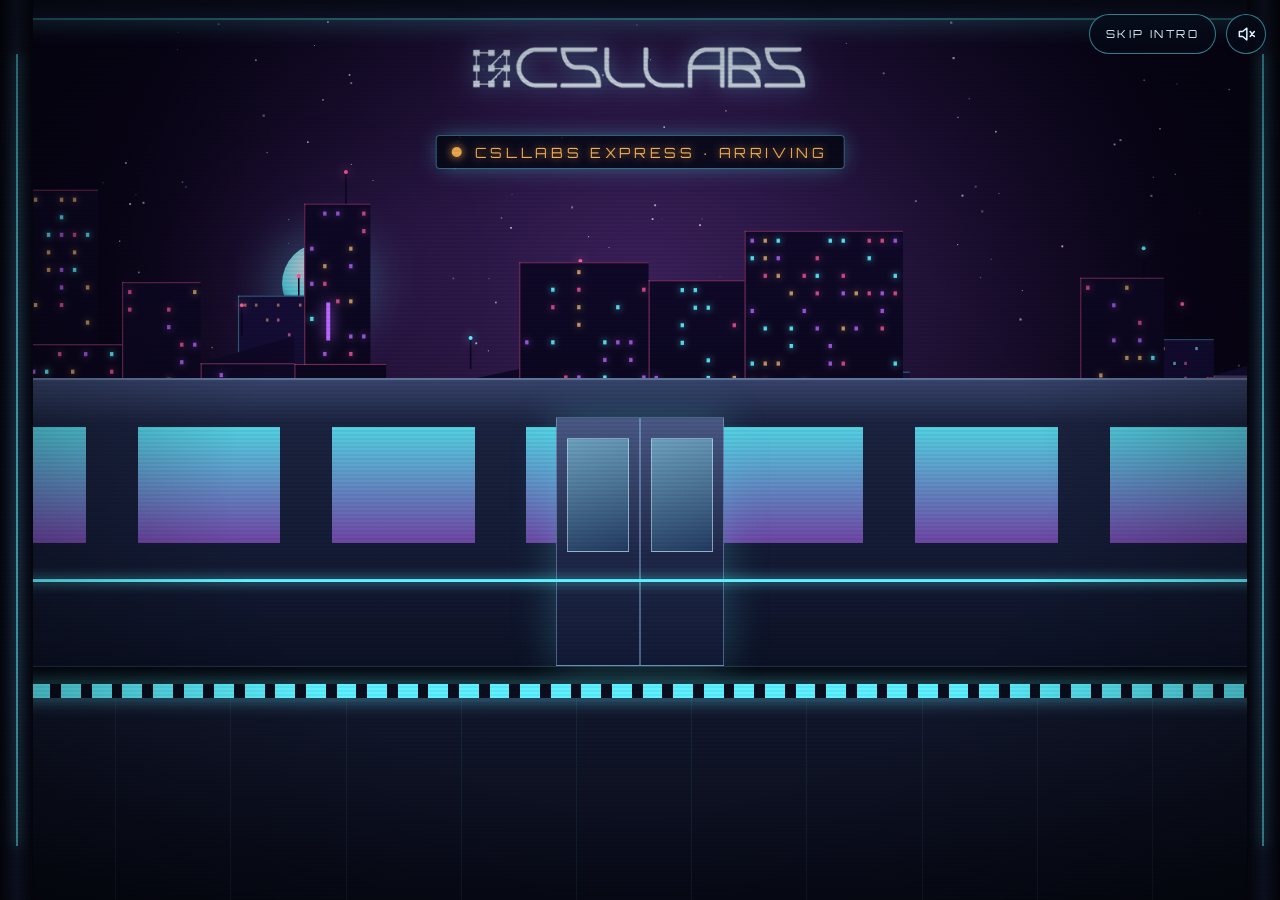
<file: index.html>
<!DOCTYPE html>
<html lang="en">
<head>
<meta charset="UTF-8">
<meta name="viewport" content="width=device-width, initial-scale=1.0, viewport-fit=cover">
<title>CSLLABS · Carlos Silva, Salesforce developer</title>
<meta name="description" content="CSLLABS — a Salesforce and AI engineering lab led by Carlos Silva: custom solutions, integrations and data.">
<meta name="theme-color" content="#05030a">
<meta name="color-scheme" content="dark">
<link rel="canonical" href="https://csllabs.com/">
<meta property="og:title" content="CSLLABS · Carlos Silva, Salesforce developer">
<meta property="og:description" content="A Salesforce and AI engineering lab: custom solutions, integrations and data.">
<meta property="og:type" content="website">
<meta property="og:url" content="https://csllabs.com/">
<meta property="og:image" content="https://csllabs.com/img/og-image.png">
<meta property="og:image:width" content="1200">
<meta property="og:image:height" content="630">
<meta property="og:image:alt" content="CSLLABS logo over a futuristic neon city with a train at the platform">
<meta name="twitter:card" content="summary_large_image">

<link rel="icon" type="image/png" sizes="64x64" href="img/favicon-64.png">
<link rel="apple-touch-icon" href="img/apple-touch-icon.png">

<link rel="preconnect" href="https://fonts.googleapis.com">
<link rel="preconnect" href="https://fonts.gstatic.com" crossorigin>
<link href="https://fonts.googleapis.com/css2?family=Orbitron:wght@500;700;900&family=Rajdhani:wght@500;600&display=swap" rel="stylesheet">

<!-- When you change style.css or app.js, raise the ?v= number so browsers load the new version -->
<link rel="stylesheet" href="css/style.css?v=9">
</head>
<body>
<h1 class="sr">CSLLABS</h1>
<div id="app">

  <!-- ===== shared background: sky, skyline layers, station platforms ===== -->
  <div id="world" aria-hidden="true">
    <div id="sky-glow"></div>
    <canvas id="stars"></canvas>
    <div id="moon"></div>
    <div class="layer" id="Lfar"><canvas></canvas></div>
    <div class="layer" id="Lmid"><canvas></canvas></div>
    <div class="layer" id="Lnear"><canvas></canvas></div>
    <div id="ground"></div>
    <div id="poles"></div>
    <div class="st" id="stA"><div class="st-canopy"></div><div class="st-back"></div><div class="st-pillars"></div>
      <div class="st-sign"><span class="st-no"></span><span class="st-name"></span></div><div class="st-floor"></div></div>
    <div class="st" id="stB"><div class="st-canopy"></div><div class="st-back"></div><div class="st-pillars"></div>
      <div class="st-sign"><span class="st-no"></span><span class="st-name"></span></div><div class="st-floor"></div></div>
    <div id="lines"></div>
  </div>

  <!-- ===== intro: platform, arriving train ===== -->
  <div id="platform">
    <div class="beam"></div><div class="pil l"></div><div class="pil r"></div>
    <img id="plLogo" data-logo alt="CSLLABS">
    <div id="plLed"><i></i><span id="plLedTxt">Approaching</span></div>
    <p id="tag">Salesforce, data and AI engineering. All aboard.</p>

    <div class="train" id="train" aria-hidden="true">
      <div class="cars">
        <div class="skirt"></div>
        <div class="doorway"></div>
        <div class="pd l"><i></i></div><div class="pd r"><i></i></div>
      </div>
      <svg class="nose" viewBox="0 0 380 200" preserveAspectRatio="none">
        <defs>
          <linearGradient id="gb" x1="0" y1="0" x2="0" y2="1">
            <stop offset="0" stop-color="#39466e"/><stop offset=".14" stop-color="#1b2340"/>
            <stop offset=".6" stop-color="#131a33"/><stop offset="1" stop-color="#0a0e20"/>
          </linearGradient>
          <linearGradient id="gg" x1="0" y1="0" x2="1" y2="1">
            <stop offset="0" stop-color="#5df1ff" stop-opacity=".9"/><stop offset="1" stop-color="#b967ff" stop-opacity=".5"/>
          </linearGradient>
          <linearGradient id="gbeam" x1="0" y1="0" x2="1" y2="0">
            <stop offset="0" stop-color="#e6fdff" stop-opacity=".55"/><stop offset="1" stop-color="#5df1ff" stop-opacity="0"/>
          </linearGradient>
        </defs>
        <path d="M0,0 H150 C270,0 340,55 380,150 L380,200 H0 Z" fill="url(#gb)"/>
        <path d="M0,0 H150 C270,0 340,55 380,150" fill="none" stroke="rgba(180,220,255,.35)" stroke-width="2"/>
        <path d="M150,30 C232,30 290,60 324,112 L150,112 Z" fill="url(#gg)" opacity=".85"/>
        <rect x="0" y="198" width="380" height="2" fill="#05060f"/>
        <path d="M0,124 H368" stroke="#5df1ff" stroke-width="3" style="filter:drop-shadow(0 0 5px #5df1ff)"/>
        <polygon points="372,150 900,36 900,264" fill="url(#gbeam)"/>
        <circle cx="372" cy="150" r="7" fill="#fff" style="filter:drop-shadow(0 0 8px #fff) drop-shadow(0 0 18px #5df1ff)"/>
      </svg>
    </div>

    <div class="floor"></div>
    <button id="boardBtn" type="button">Board the train</button>
  </div>
  <div id="flash"></div>

  <!-- ===== cabin: route map, doors, station content ===== -->
  <section id="cabin" aria-label="Train interior">
    <div id="doorarea">
      <div class="dr l"><div class="dm"></div><div class="gl"></div></div>
      <div class="dr r"><div class="dm"></div><div class="gl"></div></div>

      <div id="cardHost">
        <!-- STATION 01 · HOME — edit the texts of this station here -->
        <article class="card" id="c-home" data-i="0" aria-labelledby="h-home">
          <div class="eyebrow">Station 01 / 04 · Home</div>
          <h2 id="h-home" tabindex="-1">Welcome aboard.</h2>
          <p>CSLLABS is the Salesforce and AI engineering lab of <strong>Carlos Silva</strong>, a Salesforce developer certified as Platform Developer I and Data Cloud Specialist. Custom solutions, integrations and data, built with best practices.</p>
          <div class="feature">
            <small>Featured project</small>
            <p><b>Org Assessment</b>: Claude Code subagents check whether a Salesforce org meets the business requirements, with evidence for every result and read-only guardrails enforced by code.</p>
          </div>
          <div class="cta-row">
            <a class="btn primary" href="salesforce.html">See the projects</a>
            <button type="button" class="btn" data-go="contact">Open a channel</button>
          </div>
        </article>

        <!-- STATION 02 · ABOUT — edit the texts of this station here -->
        <article class="card" id="c-about-us" data-i="1" aria-labelledby="h-about">
          <div class="eyebrow">Station 02 / 04 · About</div>
          <h2 id="h-about" tabindex="-1">The mind behind the signal.</h2>
          <p>CSLLABS is a technology lab founded by Carlos Silva, a Salesforce developer whose career in technical consultancy began in 2008.</p>
          <p>After years on telecom billing and integration projects, Carlos moved into Salesforce in 2020 and became a developer in 2022. Today the lab focuses on custom solutions, integrations, data and AI.</p>
          <div class="sline"><span>Founder</span><b>Carlos Silva</b></div>
          <div class="sline"><span>Focus</span><b>Salesforce · Data · AI</b></div>
          <div class="sline"><span>Base</span><b>São Paulo, Brazil</b></div>
          <div class="sline"><span>Code</span><b><a href="https://github.com/csilva86" target="_blank" rel="noopener noreferrer">github.com/csilva86<span class="sr"> (opens in a new tab)</span></a></b></div>
          <div class="mv">
            <div><h3>Mission</h3><p>Understand what each customer really needs, then deliver robust, well-built solutions and solve problems fast when it matters.</p></div>
            <div><h3>Vision</h3><p>CRM that gets smarter every day, through data, automation and AI.</p></div>
          </div>
        </article>

        <!-- STATION 03 · DEVELOPMENTS — edit the texts of this station here -->
        <article class="card" id="c-developments" data-i="2" aria-labelledby="h-dev">
          <div class="eyebrow">Station 03 / 04 · Developments</div>
          <h2 id="h-dev" tabindex="-1">Inside the lab.</h2>
          <p>The lines running through the lab. Salesforce is the main line: step into its concourse to see the projects and their code.</p>
          <div class="tech-grid">
            <!-- TECHNOLOGIES (one <div class="tech"> per technology). To add one, copy a block and change: --t colour, icon, name, text and chips.
                 Icons: Salesforce, Solidity and AWS come from Devicon (MIT licence); the Claude Code icon is drawn in code.
                 Salesforce, Solidity, AWS and Claude are trademarks of their respective owners. -->
            <a class="tech tech-link" style="--t:#5df1ff" href="salesforce.html" aria-label="Salesforce: open the Salesforce projects concourse">
              <svg class="neon-ico" viewBox="0 0 128 128" role="img" aria-label="Salesforce"><path class="cl" d="M33.97 22.03c-13.23 0-23.95 10.71-23.95 23.92 0 3.38.7 6.6 1.97 9.51A20.814 20.814 0 001.7 73.47c0 11.48 9.21 20.79 20.58 20.79 1.45 0 2.87-.15 4.23-.44 3.12 8.47 11.25 14.51 20.8 14.51 9.17 0 17.03-5.57 20.41-13.51a19.235 19.235 0 008.5 1.96c7.28 0 13.63-4.01 16.96-9.95 1.7.34 3.45.52 5.24.52 14.68 0 26.58-12.01 26.58-26.82 0-14.8-11.9-26.81-26.58-26.81-3.83 0-7.46.82-10.75 2.29-3.78-6.74-10.88-11.28-19.02-11.28-6.13 0-11.66 2.57-15.64 6.71-4.37-5.72-11.28-9.42-19.04-9.41z"/><path class="lt" d="M73.5 52.16c.37 0 .7.02.97.07s.48.1.71.17c.05.02.19.09.13.26l-.55 1.5c-.04.11-.08.18-.31.11-.06-.02-.15-.04-.37-.09a2.61 2.61 0 00-.59-.06c-.29 0-.54.04-.77.11-.22.07-.42.19-.6.37s-.39.44-.5.76c-.26.75-.37 1.56-.38 1.61h2.29c.19 0 .25.09.23.23l-.27 1.49c-.04.22-.24.21-.24.21H70.9l-1.61 9.11c-.17.94-.38 1.75-.63 2.4-.25.66-.51 1.14-.93 1.6-.39.42-.82.74-1.32.92-.49.18-1.09.27-1.75.27-.32 0-.65-.01-1.05-.1a7.71 7.71 0 01-.65-.19c-.09-.04-.16-.15-.11-.29.05-.14.47-1.3.53-1.45.08-.18.26-.11.26-.11.13.05.22.09.39.12s.4.06.57.06c.31 0 .59-.04.84-.12.3-.1.47-.27.65-.5.19-.25.34-.58.5-1.02.16-.45.31-1.04.43-1.76l1.6-8.94h-1.58c-.19 0-.25-.09-.23-.23l.27-1.49c.04-.22.24-.21.24-.21h1.62l.09-.48c.25-1.43.73-2.52 1.44-3.24.72-.72 1.74-1.09 3.03-1.09zm-32.35.22h1.9c.12 0 .21.1.21.22v15.25c0 .12-.09.22-.21.22h-1.9c-.12 0-.2-.1-.2-.22V52.6c0-.12.08-.22.2-.22zm57.45 4.35c.59 0 1.12.04 1.58.11.49.07 1.14.24 1.41.35.05.02.19.09.13.25-.2.56-.34.93-.52 1.44-.08.22-.25.15-.25.15-.69-.22-1.36-.32-2.23-.32-1.04 0-1.83.35-2.34 1.03-.52.68-.81 1.58-.81 2.78 0 1.32.33 2.29.91 2.89.59.6 1.4.9 2.42.9.42 0 .81-.03 1.16-.08.35-.05.67-.16.98-.28 0 0 .2-.08.27.13l.53 1.42c.06.18-.09.25-.09.25-.8.31-1.91.53-2.99.53-1.83 0-3.24-.53-4.17-1.57-.94-1.03-1.41-2.45-1.41-4.2 0-.81.11-1.57.34-2.27.23-.7.58-1.31 1.03-1.83.45-.52 1.03-.93 1.7-1.23.67-.3 1.46-.45 2.35-.45zm-74.83.01h.25c1.36 0 2.67.39 3.62.97.08.05.17.15.12.28-.04.12-.46 1.25-.51 1.38-.09.24-.33.08-.33.08-.83-.46-2.12-.82-3.21-.82-.98 0-1.61.52-1.61 1.23v.04c0 .82 1.09 1.17 2.34 1.58l.22.07c1.67.52 3.44 1.25 3.44 3.25v.04c0 2.16-1.57 3.51-4.1 3.51-1.25 0-2.43-.19-3.69-.86-.23-.14-.47-.26-.7-.43-.02-.04-.13-.08-.05-.28l.48-1.37c.08-.23.26-.16.33-.11.14.08.24.16.42.26 1.47.93 2.83.94 3.26.94 1.1 0 1.78-.59 1.78-1.37v-.04c0-.85-1.05-1.18-2.27-1.55l-.27-.08c-1.67-.48-3.45-1.17-3.45-3.28v-.04c0-2 1.62-3.4 3.93-3.4zm10.43 0c1.43 0 2.53.33 3.28.99.76.65 1.14 1.72 1.14 3.15v6.54s.02.19-.16.23c0 0-.26.07-.5.13s-1.1.23-1.8.35c-.71.12-1.44.18-2.17.18a8.46 8.46 0 01-1.89-.19c-.57-.13-1.06-.34-1.46-.63-.4-.29-.71-.67-.93-1.12-.22-.45-.33-1-.33-1.63 0-.62.13-1.18.38-1.65.26-.47.61-.87 1.04-1.18.43-.31.93-.54 1.49-.69.56-.15 1.15-.23 1.76-.23.45 0 .83.01 1.12.03 0 0 .56.05 1.19.13v-.3c0-.95-.2-1.4-.59-1.7-.4-.31-1-.46-1.77-.46 0 0-1.73-.02-3.11.73-.07.04-.12.06-.12.06s-.17.06-.23-.12L30.03 58c-.08-.19.06-.28.06-.28.64-.5 2.2-.8 2.2-.8.51-.11 1.37-.18 1.91-.18zm26.6 0h.25c1.36 0 2.67.39 3.62.97.08.05.17.15.12.28-.04.12-.46 1.25-.51 1.38-.09.24-.33.08-.33.08-.83-.46-2.12-.82-3.21-.82-.98 0-1.61.52-1.61 1.23v.04c0 .82 1.09 1.17 2.34 1.58l.22.07c1.67.52 3.44 1.25 3.44 3.25v.04c0 2.16-1.57 3.51-4.1 3.51-1.25 0-2.43-.19-3.69-.86-.23-.14-.47-.26-.7-.43-.02-.04-.13-.08-.05-.28l.48-1.37c.07-.22.28-.14.33-.11.14.08.24.16.42.26 1.47.93 2.83.94 3.26.94 1.1 0 1.78-.59 1.78-1.37v-.04c0-.85-1.05-1.18-2.27-1.55l-.27-.08c-1.67-.48-3.45-1.17-3.45-3.28v-.04c0-2 1.62-3.4 3.93-3.4zm-10.24.02c.77 0 1.47.16 2.05.41.45.19.9.53 1.36 1.03.29.31.73.99.91 1.67.46 1.61.22 3 .22 3.1-.02.19-.21.19-.21.19l-7.15-.01c.04 1.09.3 1.86.83 2.38.51.51 1.33.84 2.44.84 1.69 0 2.42-.34 2.93-.53 0 0 .2-.07.27.12l.47 1.31c.09.22.02.3-.06.34-.45.24-1.54.7-3.6.71-1 0-1.87-.14-2.59-.42-.73-.28-1.33-.68-1.8-1.19a4.765 4.765 0 01-1.04-1.82 7.86 7.86 0 01-.32-2.28c0-.81.1-1.58.31-2.28.21-.7.54-1.33.97-1.85.44-.53.99-.95 1.65-1.26.66-.31 1.47-.46 2.36-.46zm28.57 0c.85 0 1.62.15 2.26.45.65.3 1.19.71 1.62 1.23.43.51.75 1.13.96 1.83.21.69.31 1.46.31 2.27s-.1 1.57-.31 2.27-.53 1.32-.96 1.83c-.43.51-.98.93-1.62 1.22-.64.29-1.4.44-2.26.44-.85 0-1.61-.15-2.26-.44a4.473 4.473 0 01-1.62-1.22c-.43-.51-.75-1.13-.96-1.83a7.895 7.895 0 01-.31-2.27c0-.81.1-1.57.31-2.27s.53-1.31.96-1.83c.43-.51.97-.93 1.62-1.23.64-.3 1.4-.45 2.26-.45zm28.65 0c.77 0 1.47.16 2.05.41.45.19.9.53 1.36 1.03.3.31.74.99.92 1.67.46 1.61.22 3 .21 3.1-.02.19-.21.19-.21.19l-7.15-.01c.04 1.09.3 1.86.83 2.38.51.51 1.33.84 2.44.84 1.69 0 2.42-.34 2.93-.53 0 0 .2-.07.27.12l.47 1.31c.09.22.02.3-.06.34-.45.24-1.54.7-3.6.71-1 0-1.87-.14-2.59-.42-.73-.28-1.33-.68-1.8-1.19-.47-.51-.82-1.12-1.04-1.82a7.86 7.86 0 01-.32-2.28c0-.81.1-1.58.31-2.28.21-.7.54-1.33.97-1.85.44-.53.99-.95 1.65-1.26.66-.31 1.47-.46 2.36-.46zm-16.885.107c.18-.01.38-.01.605.002.47.03 1.08.161 1.2.211.05.02.16.1.11.26-.07.19-.42 1.17-.53 1.49-.05.12-.12.21-.26.19 0 0-.42-.1-.79-.1-.26 0-.63.04-.96.14-.32.1-.62.28-.88.53s-.48.61-.63 1.05c-.16.45-.24 1.17-.24 1.88v5.33c0 .12-.1.22-.22.22h-1.88c-.12 0-.22-.1-.22-.22V57.19c0-.12.09-.22.21-.22h1.83c.12 0 .21.1.21.22v.87c.28-.37.77-.69 1.21-.89.33-.15.694-.272 1.235-.303zM50.39 58.631c-.94 0-1.601.369-2.041 1.039-.29.44-.48 1.01-.58 1.69h5.09c-.05-.66-.18-1.25-.47-1.69-.44-.67-1.06-1.04-2-1.04zm57.24 0c-.94 0-1.601.369-2.041 1.039-.29.44-.48 1.01-.58 1.69h5.09c-.05-.66-.17-1.25-.47-1.69-.44-.67-1.06-1.04-2-1.04zm-28.5.058c-.94 0-1.61.32-2.05.99-.45.68-.67 1.64-.67 2.86s.23 2.191.67 2.871c.44.67 1.11 1 2.05 1 .93 0 1.609-.33 2.049-1 .45-.68.68-1.65.68-2.87 0-1.23-.23-2.19-.67-2.86-.45-.67-1.12-.99-2.06-.99zm-44.72 4.1c-1.46-.02-2.081.522-2.071.522-.43.3-.64.748-.64 1.378 0 .4.07.71.21.93.09.14.13.2.41.42 0 0 .64.512 2.1.432 1.02-.07 1.93-.26 1.93-.26v-3.25s-.92-.162-1.94-.172z"/></svg>
              <div class="tech-body">
                <small>Technology 01 · In use</small>
                <h3>Salesforce</h3>
                <p>Custom development on the Salesforce platform: Apex, Lightning Web Components, Flows and integrations, across Sales Cloud, Service Cloud and Data Cloud.</p>
                <div class="chips"><span>Apex</span><span>LWC</span><span>Flows</span><span>Integrations</span><span>Data Cloud</span></div>
                <span class="go">See the projects <svg viewBox="0 0 24 24" aria-hidden="true"><path d="M5 12h13M13 6l6 6-6 6"/></svg></span>
              </div>
            </a>
            <div class="tech" style="--t:#ff9a66">
              <svg class="neon-ico" viewBox="0 0 128 128" role="img" aria-label="Claude Code"><rect class="cl" x="10" y="20" width="108" height="88" rx="13"/><polyline class="ln" points="36,50 60,64 36,78"/><line class="ln" x1="70" y1="82" x2="96" y2="82"/></svg>
              <div class="tech-body">
                <small>Technology 02 · In use</small>
                <h3>Claude Code</h3>
                <p>AI-assisted engineering in day-to-day work: planning, writing, reviewing and documenting code with Claude Code. This website was built this way, and so was Org Assessment, where Claude Code subagents assess Salesforce orgs under guardrails enforced by code.</p>
                <div class="chips"><span>AI-assisted</span><span>Subagents</span><span>Hooks</span><span>Automation</span></div>
              </div>
            </div>
            <div class="tech" style="--t:#b967ff">
              <svg class="neon-ico" viewBox="0 0 128 128" role="img" aria-label="Solidity"><path class="cl" d="M43.322 0L22.756 36.576l20.566 36.561 20.564-36.561h41.143L84.465 0H43.322zm41.342 54.863L64.1 91.424H22.955L43.519 128h41.145l20.58-36.576-20.58-36.561z"/></svg>
              <div class="tech-body">
                <small>Technology 03 · In use</small>
                <h3>Solidity</h3>
                <p>Smart contracts in Solidity, the language of Ethereum and compatible blockchains.</p>
                <div class="chips"><span>Smart contracts</span><span>Blockchain</span></div>
              </div>
            </div>
            <div class="tech" style="--t:#ffb454">
              <svg class="neon-ico" viewBox="0 0 128 128" role="img" aria-label="Amazon Web Services"><path class="lt" d="M108.59 26.148c-1.852 0-3.622.211-5.305.715-1.684.504-3.117 1.223-4.379 2.188a10.829 10.829 0 0 0-3.031 3.453c-.757 1.348-1.137 2.906-1.137 4.676 0 2.187.716 4.25 2.106 6.105 1.386 1.895 3.66 3.324 6.734 4.293l6.106 1.895c2.062.675 3.496 1.391 4.254 2.191.757.801 1.136 1.765 1.136 2.945 0 1.726-.758 3.074-2.191 4-1.43.925-3.492 1.391-6.145 1.391-1.687 0-3.328-.168-5.011-.504a23.102 23.102 0 0 1-4.633-1.476c-.421-.168-.801-.336-1.051-.418a2.357 2.357 0 0 0-.758-.13c-.634 0-.969.423-.969 1.305v2.149a2.919 2.919 0 0 0 .254 1.18c.168.38.629.8 1.305 1.18 1.094.628 2.734 1.179 4.84 1.683 2.105.504 4.297.758 6.484.758 2.15 0 4.129-.297 6.024-.883 1.808-.551 3.367-1.309 4.672-2.36 1.304-1.01 2.316-2.273 3.074-3.707.714-1.429 1.094-3.07 1.094-4.882 0-2.188-.633-4.168-1.938-5.895-1.304-1.727-3.491-3.074-6.523-4.043l-5.98-1.895c-2.23-.713-3.79-1.516-4.634-2.316-.84-.797-1.261-1.808-1.261-2.988 0-1.726.671-2.95 1.98-3.746 1.305-.801 3.199-1.18 5.598-1.18 2.988 0 5.683.547 8.086 1.64.714.337 1.261.508 1.597.508.633 0 .969-.463.969-1.347v-1.98c0-.59-.125-1.051-.379-1.391-.25-.378-.672-.715-1.262-1.051-.422-.254-1.011-.504-1.77-.758a32.528 32.528 0 0 0-2.398-.676c-.886-.168-1.769-.336-2.738-.46a21.347 21.347 0 0 0-2.82-.169zm-86.822.082c-2.316 0-4.508.254-6.57.801-2.063.505-3.831 1.137-5.303 1.895-.59.297-.97.59-1.18.883-.211.296-.293.8-.293 1.476v2.063c0 .882.293 1.304.883 1.304.168 0 .378-.043.674-.125.293-.086.796-.254 1.472-.547a33.416 33.416 0 0 1 4.547-1.433A19.176 19.176 0 0 1 20.547 32c3.242 0 5.513.633 6.863 1.938 1.304 1.303 1.98 3.534 1.98 6.734v3.074c-1.683-.379-3.283-.715-4.843-.926-1.558-.21-3.031-.336-4.461-.336-4.34 0-7.75 1.094-10.316 3.286-2.571 2.187-3.832 5.093-3.832 8.671 0 3.368 1.05 6.063 3.113 8.086 2.066 2.02 4.887 3.032 8.422 3.032 4.97 0 9.097-1.938 12.379-5.813a34.153 34.153 0 0 0 1.304 2.484 13.28 13.28 0 0 0 1.516 1.98c.422.38.844.59 1.266.59.334 0 .714-.128 1.093-.378l2.653-1.77c.546-.42.8-.843.8-1.261a1.86 1.86 0 0 0-.293-.97 22.469 22.469 0 0 1-1.347-3.03c-.297-.925-.465-2.19-.465-3.75h-.086V40c0-4.633-1.176-8.086-3.492-10.36-2.36-2.273-6.025-3.41-11.033-3.41zm19.58 1.012c-.676 0-1.012.379-1.012 1.051 0 .297.129.844.379 1.687l9.894 32.547c.254.8.547 1.387.887 1.641.336.297.84.422 1.598.422h3.62c.759 0 1.347-.125 1.684-.422.34-.293.591-.84.801-1.684l6.485-27.117 6.527 27.16c.168.84.46 1.387.8 1.684.337.292.883.422 1.684.422h3.621c.715 0 1.262-.167 1.598-.422.34-.253.633-.8.887-1.64L90.949 30.02c.168-.46.25-.797.293-1.051.043-.254.086-.466.086-.676 0-.715-.379-1.05-1.055-1.05H86.36c-.757 0-1.308.166-1.644.421-.293.25-.59.8-.84 1.64L76.59 57.517l-6.653-28.211c-.166-.8-.464-1.39-.8-1.64-.336-.298-.884-.423-1.684-.423h-3.367c-.758 0-1.348.167-1.688.422-.335.25-.588.8-.796 1.64l-6.57 27.876-7.075-27.875c-.25-.8-.504-1.39-.84-1.64-.297-.298-.844-.423-1.644-.423h-4.125zM21.64 47.496a31.816 31.816 0 0 1 3.96.25 34.401 34.401 0 0 1 3.872.719v1.765c0 1.435-.168 2.653-.422 3.665-.25 1.01-.758 1.895-1.43 2.695-1.137 1.262-2.484 2.187-4 2.695-1.516.504-2.949.758-4.336.758-1.937 0-3.41-.508-4.422-1.559-1.054-1.01-1.558-2.484-1.558-4.464 0-2.106.675-3.704 2.062-4.84 1.391-1.137 3.454-1.684 6.274-1.684zM118 73.348c-4.432.063-9.664 1.052-13.621 3.832-1.223.883-1.012 2.062.336 1.894 4.508-.547 14.44-1.726 16.21.547 1.77 2.23-1.976 11.62-3.663 15.79-.504 1.26.59 1.769 1.726.8 7.41-6.231 9.348-19.242 7.832-21.137-.757-.925-4.388-1.79-8.82-1.726zM1.63 75.859c-.926.116-1.347 1.236-.368 2.121 16.508 14.902 38.359 23.872 62.613 23.872 17.305 0 37.43-5.43 51.281-15.66 2.273-1.689.298-4.254-2.02-3.204-15.533 6.57-32.421 9.77-47.788 9.77-22.778 0-44.8-6.273-62.653-16.633-.39-.231-.755-.304-1.064-.266z"/></svg>
              <div class="tech-body">
                <small>Technology 04 · In use</small>
                <h3>AWS</h3>
                <p>Cloud infrastructure and services on Amazon Web Services.</p>
                <div class="chips"><span>Cloud</span><span>Infrastructure</span></div>
              </div>
            </div>
          </div>
        
          <h3 class="sec">Certifications</h3>
          <ul class="certs">
            <li><b>Platform Developer I</b><span>2026</span></li>
            <li><b>Data Cloud Specialist</b><span>2025</span></li>
            <li><b>AI Specialist</b><span>2024</span></li>
            <li><b>AI Associate</b><span>2024</span></li>
            <li><b>B2C Commerce Developer</b><span>2023</span></li>
          </ul>
          <h3 class="sec">Skills</h3>
          <ul class="skills" aria-label="Skills">
            <li>Apex</li><li>LWC</li><li>Aura</li><li>Visualforce</li><li>Flows</li><li>Integrations</li><li>Sales Cloud</li><li>Service Cloud</li><li>Data Cloud</li><li>Linux</li>
          </ul>
        </article>

        <!-- STATION · VIDEOS — off the line until the first video is ready.
             To bring it back: remove the comment marks around the block below,
             add the videos line back to STATIONS in js/app.js and renumber the "Station 0X / 0Y" labels.
        <article class="card" id="c-videos" aria-labelledby="h-vid">
          <div class="eyebrow">Station 04 / 05 · Videos</div>
          <h2 id="h-vid" tabindex="-1">Incoming transmission.</h2>
          <p>No signal yet. Our first broadcasts are being prepared.</p>
          <div class="tv"><canvas id="tvCanvas" width="192" height="108"></canvas><span>No signal</span></div>
        </article>
        -->

        <!-- STATION 04 · CONTACT — edit the texts of this station here -->
        <article class="card" id="c-contact" data-i="3" aria-labelledby="h-contact">
          <div class="eyebrow">Station 04 / 04 · Contact</div>
          <h2 id="h-contact" tabindex="-1">Open a channel.</h2>
          <p>Hiring for a Salesforce role, or have a project in mind? The line is open: write directly to Carlos.</p>
          <div class="mailrow"><a class="mail" id="mailLink" href="#"></a><button type="button" class="copy" id="copyBtn">Copy</button></div>
          <!-- Other channels: copy an <a class="btn"> to add LinkedIn, for example. -->
          <div class="cta-row">
            <a class="btn" href="https://github.com/csilva86" target="_blank" rel="noopener noreferrer">GitHub · csilva86<span class="sr"> (opens in a new tab)</span></a>
          </div>
        </article>
      </div>
    </div>

    <div id="jamb"></div>
    <div class="wall l"></div><div class="wall r"></div>
    <div class="wframe l"></div><div class="wframe r"></div>
    <div class="pole l"></div><div class="pole r"></div>
    <div class="bench l"></div><div class="bench r"></div>
    <div id="floor"><small>© <span id="yr">2026</span> CSLLABS</small></div>

    <header id="hud">
      <div><img class="hud-logo" data-logo alt="CSLLABS"></div>
      <nav id="map" class="attn" aria-label="Line map: choose a station">
        <div id="mapTrack"></div><div id="mapFill"></div><div id="mk"></div>
      </nav>
      <div id="led" aria-hidden="true"><div class="led-k" id="ledK">CSLLABS Express</div><div class="led-v" id="ledV">Select destination</div></div>
    </header>
  </section>

  <div id="fx"></div>
  <div id="ui">
    <button id="skipBtn" type="button">Skip intro</button>
    <button id="sndBtn" type="button" aria-pressed="false" aria-label="Sound off. Press to turn sound on.">
      <svg class="off" viewBox="0 0 24 24"><path d="M4 9v6h4l5 4V5L8 9z"/><path d="M17 9l5 6M22 9l-5 6"/></svg>
      <svg class="on" viewBox="0 0 24 24"><path d="M4 9v6h4l5 4V5L8 9z"/><path d="M16.5 8.5a5 5 0 0 1 0 7M19 6a8.5 8.5 0 0 1 0 12"/></svg>
    </button>
  </div>
  <div id="sr-live" class="sr" aria-live="polite"></div>
</div>
<noscript><div class="ns"><div><h2>CSLLABS</h2><p>The Salesforce and AI engineering lab of Carlos Silva, Salesforce developer (Platform Developer I, Data Cloud Specialist).</p><p><a href="salesforce.html">See the Salesforce projects</a> · <a href="mailto:carlos.silva@csllabs.com">carlos.silva@csllabs.com</a> · <a href="https://github.com/csilva86">GitHub</a></p><p>Enable JavaScript to board the train.</p></div></div></noscript>

<script src="js/app.js?v=9"></script>
</body>
</html>
</file>
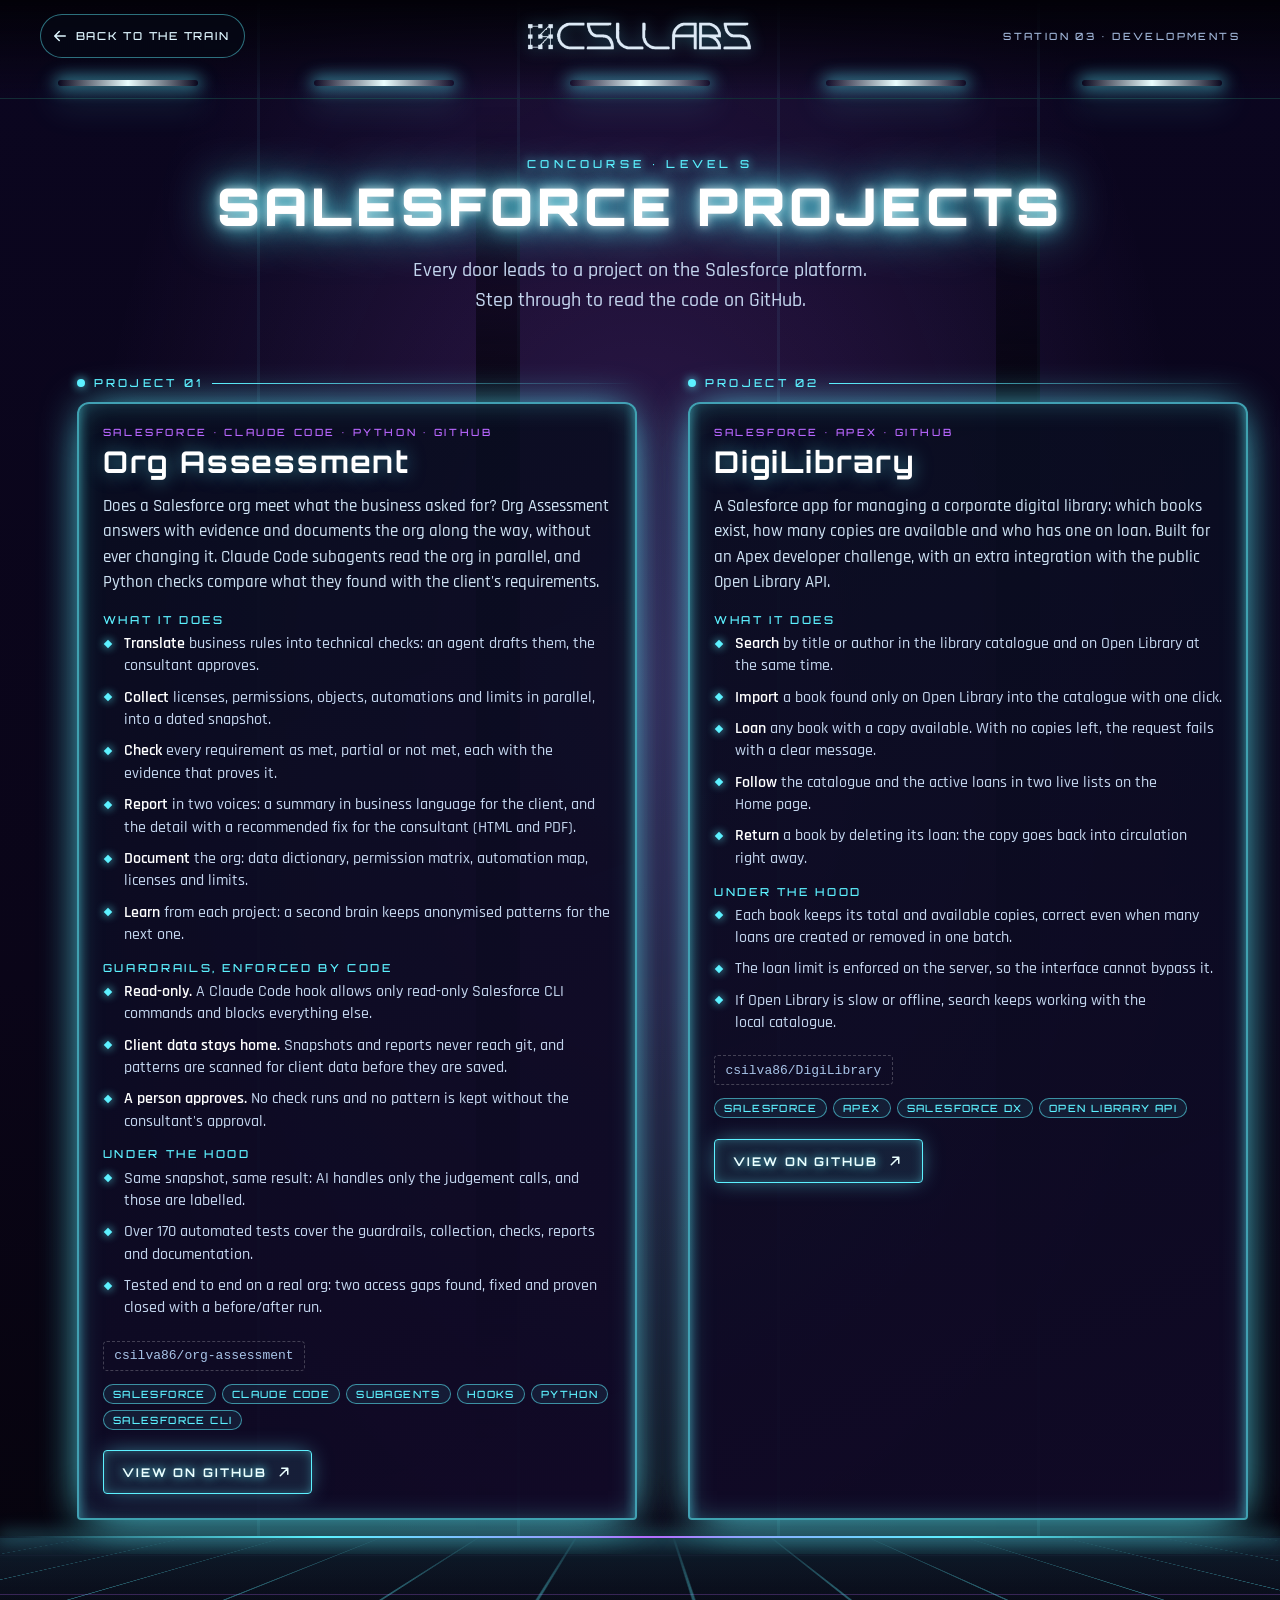
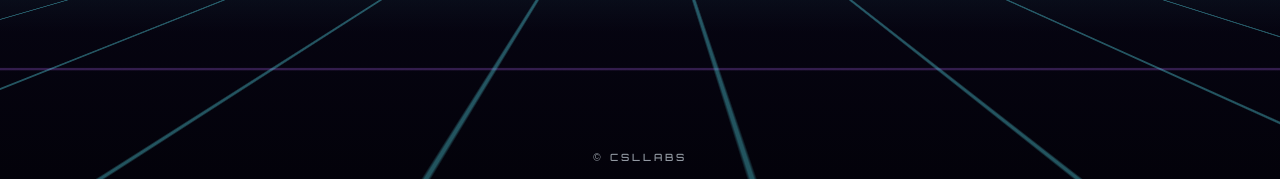
<file: salesforce.html>
<!DOCTYPE html>
<html lang="en">
<head>
<meta charset="UTF-8">
<meta name="viewport" content="width=device-width, initial-scale=1.0, viewport-fit=cover">
<title>Salesforce Projects — CSLLABS</title>
<meta name="description" content="Salesforce projects by CSLLABS. Org Assessment: Claude Code subagents check a Salesforce org against business requirements, with evidence and read-only guardrails. DigiLibrary: a digital library app built with Apex.">
<meta name="theme-color" content="#05030a">
<meta name="color-scheme" content="dark">
<link rel="canonical" href="https://csllabs.com/salesforce.html">
<meta property="og:title" content="Salesforce Projects — CSLLABS">
<meta property="og:description" content="Salesforce projects by CSLLABS, with links to the GitHub repositories.">
<meta property="og:type" content="website">
<meta property="og:url" content="https://csllabs.com/salesforce.html">
<meta property="og:image" content="https://csllabs.com/img/og-image.png">
<meta name="twitter:card" content="summary_large_image">
<link rel="icon" type="image/png" sizes="64x64" href="img/favicon-64.png">
<link rel="apple-touch-icon" href="img/apple-touch-icon.png">
<link rel="preconnect" href="https://fonts.googleapis.com">
<link rel="preconnect" href="https://fonts.gstatic.com" crossorigin>
<link href="https://fonts.googleapis.com/css2?family=Orbitron:wght@500;700;900&family=Rajdhani:wght@500;600&display=swap" rel="stylesheet">
<!-- When you change concourse.css, raise the ?v= number so browsers load the new version -->
<link rel="stylesheet" href="css/concourse.css?v=2">
</head>
<body>
<div class="scene">

  <header class="top">
    <a class="back" href="index.html#developments">
      <svg viewBox="0 0 24 24" aria-hidden="true"><path d="M19 12H6M11 6l-6 6 6 6"/></svg>
      <span>Back to the train</span>
    </a>
    <a class="logo" href="index.html" aria-label="CSLLABS home"><img src="img/logo.png" alt="CSLLABS" width="834" height="110"></a>
    <p class="where">Station 03 · Developments</p>
  </header>

  <!-- ceiling with light strips -->
  <div class="ceiling" aria-hidden="true"><i></i><i></i><i></i><i></i><i></i></div>

  <main id="main">
    <div class="sign">
      <p class="eyebrow">Concourse · Level S</p>
      <h1>Salesforce Projects</h1>
      <p class="lead">Every door leads to a project on the Salesforce platform. Step through to read the code on GitHub.</p>
    </div>

    <!-- The hall: one <article class="door"> per project. -->
    <section class="hall" aria-label="Salesforce projects" tabindex="0">

      <!-- ===== PROJECT 01 ===== (to add a project: copy this whole <article> block, change the texts and the link) -->
      <article class="door wide" aria-labelledby="p1">
        <div class="no">Project 01</div>
        <div class="frame">
          <div class="screen">
            <p class="kind">Salesforce · Claude Code · Python · GitHub</p>
            <h2 id="p1">Org Assessment</h2>
            <p class="desc">Does a Salesforce org meet what the business asked for? Org Assessment answers with evidence and documents the org along the way, without ever changing it. Claude Code subagents read the org in parallel, and Python checks compare what they found with the client's requirements.</p>

            <h3 class="sub">What it does</h3>
            <ul class="feats">
              <li><b>Translate</b> business rules into technical checks: an agent drafts them, the consultant approves.</li>
              <li><b>Collect</b> licenses, permissions, objects, automations and limits in parallel, into a dated snapshot.</li>
              <li><b>Check</b> every requirement as met, partial or not met, each with the evidence that proves it.</li>
              <li><b>Report</b> in two voices: a summary in business language for the client, and the detail with a recommended fix for the consultant (HTML and PDF).</li>
              <li><b>Document</b> the org: data dictionary, permission matrix, automation map, licenses and limits.</li>
              <li><b>Learn</b> from each project: a second brain keeps anonymised patterns for the next one.</li>
            </ul>

            <h3 class="sub">Guardrails, enforced by code</h3>
            <ul class="feats">
              <li><b>Read-only.</b> A Claude Code hook allows only read-only Salesforce CLI commands and blocks everything else.</li>
              <li><b>Client data stays home.</b> Snapshots and reports never reach git, and patterns are scanned for client data before they are saved.</li>
              <li><b>A person approves.</b> No check runs and no pattern is kept without the consultant's approval.</li>
            </ul>

            <h3 class="sub">Under the hood</h3>
            <ul class="feats">
              <li>Same snapshot, same result: AI handles only the judgement calls, and those are labelled.</li>
              <li>Over 170 automated tests cover the guardrails, collection, checks, reports and documentation.</li>
              <li>Tested end to end on a real org: two access gaps found, fixed and proven closed with a before/after run.</li>
            </ul>

            <p class="repo"><span class="sr">Repository: </span>csilva86/org-assessment</p>
            <ul class="chips" aria-label="Technologies">
              <li>Salesforce</li><li>Claude Code</li><li>Subagents</li><li>Hooks</li><li>Python</li><li>Salesforce CLI</li>
            </ul>
            <a class="cta" href="https://github.com/csilva86/org-assessment" target="_blank" rel="noopener noreferrer">
              <span>View on GitHub<span class="sr"> (opens in a new tab)</span></span>
              <svg viewBox="0 0 24 24" aria-hidden="true"><path d="M7 17 17 7M9 7h8v8"/></svg>
            </a>
          </div>
          <div class="leaf l" aria-hidden="true"></div><div class="leaf r" aria-hidden="true"></div>
        </div>
      </article>

      <!-- ===== PROJECT 02 ===== -->
      <article class="door wide" aria-labelledby="p2">
        <div class="no">Project 02</div>
        <div class="frame">
          <div class="screen">
            <p class="kind">Salesforce · Apex · GitHub</p>
            <h2 id="p2">DigiLibrary</h2>
            <p class="desc">A Salesforce app for managing a corporate digital library: which books exist, how many copies are available and who has one on loan. Built for an Apex developer challenge, with an extra integration with the public Open Library API.</p>

            <h3 class="sub">What it does</h3>
            <ul class="feats">
              <li><b>Search</b> by title or author in the library catalogue and on Open Library at the same time.</li>
              <li><b>Import</b> a book found only on Open Library into the catalogue with one click.</li>
              <li><b>Loan</b> any book with a copy available. With no copies left, the request fails with a clear message.</li>
              <li><b>Follow</b> the catalogue and the active loans in two live lists on the Home page.</li>
              <li><b>Return</b> a book by deleting its loan: the copy goes back into circulation right away.</li>
            </ul>

            <h3 class="sub">Under the hood</h3>
            <ul class="feats">
              <li>Each book keeps its total and available copies, correct even when many loans are created or removed in one batch.</li>
              <li>The loan limit is enforced on the server, so the interface cannot bypass it.</li>
              <li>If Open Library is slow or offline, search keeps working with the local catalogue.</li>
            </ul>

            <p class="repo"><span class="sr">Repository: </span>csilva86/DigiLibrary</p>
            <ul class="chips" aria-label="Technologies">
              <li>Salesforce</li><li>Apex</li><li>Salesforce DX</li><li>Open Library API</li>
            </ul>
            <a class="cta" href="https://github.com/csilva86/DigiLibrary/" target="_blank" rel="noopener noreferrer">
              <span>View on GitHub<span class="sr"> (opens in a new tab)</span></span>
              <svg viewBox="0 0 24 24" aria-hidden="true"><path d="M7 17 17 7M9 7h8v8"/></svg>
            </a>
          </div>
          <div class="leaf l" aria-hidden="true"></div><div class="leaf r" aria-hidden="true"></div>
        </div>
      </article>

      <!-- ===== sealed doors: projects still to come (delete them or turn them into real projects) ===== -->
      <div class="door sealed" aria-hidden="true">
        <div class="no">Project 03</div>
        <div class="frame"><div class="screen"><p class="kind">Next project</p><i class="redact" style="width:62%"></i><i class="redact" style="width:80%"></i><i class="redact" style="width:44%"></i></div>
          <div class="leaf l"></div><div class="leaf r"></div></div>
      </div>

    </section>
  </main>

  <!-- floor in perspective -->
  <div class="floor" aria-hidden="true"><div class="grid"></div></div>
  <footer class="foot"><small>© CSLLABS</small></footer>
</div>
</body>
</html>
</file>
<file: css/style.css>
/* =====================================================================
   CSLLABS — css/style.css
   ---------------------------------------------------------------------
   Contents (search for these titles):
     WORLD ................ sky, skyline, station platform in the windows
     PLATFORM (intro) ..... arriving train, logo, tagline, Board button
     CABIN ................ doors, walls, floor, route map (HUD)
     STATION CONTENT ...... the cards shown when the doors open
     OVERLAYS / UI ........ scanlines, sound and skip buttons
     PORTRAIT / PHONES .... adjustments for vertical screens
   Main colours and sizes are the variables at the top (:root).
   ===================================================================== */
@property --accent{syntax:'<color>';inherits:true;initial-value:#5df1ff}
:root{
  --cyan:#5df1ff;--purple:#b967ff;--pink:#ff5da2;--amber:#ffb454;--mint:#6dffb0;--bg:#05030a;
  --hdr:clamp(96px,17vh,160px);   /* cabin ceiling / route-map band */
  --wall:15vw;                    /* cabin side walls */
  --ground:28vh;                  /* ground line, measured from the bottom */
  --th:clamp(150px,36vh,380px);   /* train height on the platform */
}
*{box-sizing:border-box}
html,body{margin:0;height:100%;background:var(--bg);color:#eaf6ff;overflow:hidden;
  font-family:'Rajdhani','Segoe UI',system-ui,sans-serif;-webkit-tap-highlight-color:transparent}
.sr{position:absolute;width:1px;height:1px;margin:-1px;overflow:hidden;clip:rect(0 0 0 0);white-space:nowrap}
html{color-scheme:dark;-webkit-font-smoothing:antialiased;-moz-osx-font-smoothing:grayscale;-webkit-text-size-adjust:100%}
body{overscroll-behavior:none}
button,a{touch-action:manipulation}
button{font:inherit;color:inherit;cursor:pointer}
.card h2,#tag,.tech h3{text-wrap:balance}
.card p,.tech p{text-wrap:pretty}
button:focus-visible,a:focus-visible{outline:2px solid var(--accent);outline-offset:3px}
#app{position:fixed;inset:0;overflow:hidden;--accent:#5df1ff;transition:--accent .9s ease}

/* ============ WORLD (shared background) ============ */
#world{position:absolute;inset:0;z-index:0;overflow:hidden;
  background:linear-gradient(#0b0620 0%,#0a0518 45%,#05030a 100%)}
#sky-glow{position:absolute;inset:0;background:radial-gradient(ellipse at 50% 32%,rgba(185,103,255,.28),transparent 60%)}
#stars{position:absolute;left:0;top:0;width:100%;height:62%;animation:tw 7s ease-in-out infinite}
@keyframes tw{0%,100%{opacity:.7}50%{opacity:1}}
#moon{position:absolute;left:22vw;top:27vh;width:clamp(54px,9vmin,110px);aspect-ratio:1;border-radius:50%;
  background:radial-gradient(circle at 35% 30%,#fff,var(--cyan) 42%,rgba(93,241,255,.05) 72%);
  box-shadow:0 0 44px 14px rgba(93,241,255,.28),0 0 130px 46px rgba(185,103,255,.13);opacity:.78}
.layer{position:absolute;left:0;bottom:var(--ground);will-change:transform}
.layer canvas{display:block}
#ground{position:absolute;left:0;right:0;bottom:0;height:var(--ground);
  background:linear-gradient(#0e0a22,#05030a);box-shadow:inset 0 2px 0 rgba(93,241,255,.22)}
#poles{position:absolute;left:0;bottom:var(--ground);height:46vh;opacity:0;will-change:transform,opacity;
  --pitch:600px;
  background:
    radial-gradient(circle at 3px 5%,rgba(255,205,130,.95) 0 3px,rgba(255,205,130,0) 9px) 0 0/var(--pitch) 100% repeat-x,
    linear-gradient(90deg,#030208 0 6px,transparent 6px) 0 0/var(--pitch) 100% repeat-x}
#lines{position:absolute;inset:0;opacity:0;pointer-events:none}
#lines i{position:absolute;left:0;height:2px;border-radius:2px;will-change:transform;
  background:linear-gradient(90deg,transparent,rgba(190,245,255,.85),transparent)}

/* station platform seen through the windows */
.st{position:absolute;left:-15vw;width:130vw;top:0;bottom:0;z-index:3;display:none;will-change:transform;--c:var(--cyan)}
.st-canopy{position:absolute;left:0;right:0;top:18.6vh;height:2.6vh;background:linear-gradient(#171e3a,#0a0e1e);
  border-bottom:2px solid var(--c);box-shadow:0 8px 30px -4px var(--c)}
.st-back{position:absolute;left:0;right:0;top:21.2vh;bottom:var(--ground);
  background:linear-gradient(rgba(14,22,52,.42),rgba(8,11,26,.7))}
.st-back::before,.st-back::after{content:"";position:absolute;left:0;right:0;height:2px;background:var(--c);
  box-shadow:0 0 14px var(--c);opacity:.75}
.st-back::before{top:22%}.st-back::after{bottom:14%}
.st-pillars{position:absolute;left:0;right:0;top:18.6vh;bottom:var(--ground);
  background:
    linear-gradient(90deg,transparent 2.4vw,var(--c) 2.4vw 2.55vw,transparent 2.55vw) 0 0/16vw 100% repeat-x,
    linear-gradient(90deg,#06080f 0 2.4vw,transparent 2.4vw) 0 0/16vw 100% repeat-x}
.st-sign{position:absolute;left:0;right:0;top:38vh;text-align:center;text-transform:uppercase;transition:opacity .5s ease}
/* while a card is open, the big station name behind it fades so it does not compete with the text */
#app.reading .st-sign{opacity:.12}
.st-no{display:block;font-family:'Orbitron',sans-serif;font-size:clamp(10px,1.2vw,16px);letter-spacing:.55em;
  color:#d6f4ff;opacity:.7;margin-bottom:.5em}
.st-name{display:block;font-family:'Orbitron',sans-serif;font-weight:900;font-size:clamp(26px,6vw,96px);
  letter-spacing:.12em;color:var(--c);text-shadow:0 0 16px var(--c),0 0 60px var(--c);opacity:.92}
.st-floor{position:absolute;left:0;right:0;bottom:var(--ground);height:2.6vh;
  background:linear-gradient(#1b2342,#0a0e1e);border-top:2px solid var(--c);box-shadow:0 -10px 26px -6px var(--c)}

/* ============ PLATFORM (intro) ============ */
#platform{position:absolute;inset:0;z-index:10;transform-origin:50% 60%;will-change:transform,opacity}
#platform.zoom{transform:scale(11);opacity:0;
  transition:transform 2.1s cubic-bezier(.6,0,.95,.55),opacity .5s ease 1.6s}
#platform .beam{position:absolute;left:0;right:0;top:0;height:2.2vh;z-index:6;
  background:linear-gradient(#0b0f20,#121832);border-bottom:2px solid rgba(93,241,255,.5);
  box-shadow:0 4px 24px -4px rgba(93,241,255,.5)}
.pil{position:absolute;top:0;bottom:0;width:2.6vw;z-index:6;background:linear-gradient(90deg,#070914,#161c36 50%,#070914)}
.pil.l{left:0}.pil.r{right:0}
.pil::after{content:"";position:absolute;left:50%;top:6vh;bottom:6vh;width:2px;margin-left:-1px;
  background:var(--cyan);box-shadow:0 0 12px var(--cyan);opacity:.8}
.floor{position:absolute;left:0;right:0;bottom:0;height:24vh;z-index:5;
  background:linear-gradient(#232b4d 0%,#12172c 12%,#080b18 100%)}
.floor::before{content:"";position:absolute;left:0;right:0;top:0;height:1.5vh;
  background:repeating-linear-gradient(90deg,var(--cyan) 0 2.2vh,#0a0e1e 2.2vh 3.4vh);
  box-shadow:0 0 20px rgba(93,241,255,.55)}
.floor::after{content:"";position:absolute;inset:1.5vh 0 0 0;
  background:repeating-linear-gradient(90deg,rgba(93,241,255,.07) 0 1px,transparent 1px 9vw)}
#plLogo{position:absolute;left:50%;top:5vh;transform:translateX(-50%);width:min(46vw,340px);z-index:7;
  filter:drop-shadow(0 0 10px rgba(93,241,255,.55)) drop-shadow(0 0 26px rgba(185,103,255,.35))}
.wm{font-family:'Orbitron',sans-serif;font-weight:900;letter-spacing:.2em;color:#dff6ff;
  text-shadow:0 0 12px rgba(93,241,255,.8),0 0 30px rgba(185,103,255,.5);white-space:nowrap}
#plLogo.wm{width:auto;text-align:center;font-size:clamp(26px,5vw,52px)}
#plLed{position:absolute;left:50%;top:15vh;transform:translateX(-50%);z-index:7;display:flex;align-items:center;gap:.9em;
  padding:.55em 1.1em;background:rgba(6,9,22,.82);border:1px solid rgba(93,241,255,.45);border-radius:4px;
  box-shadow:0 0 22px -4px rgba(93,241,255,.5);font-family:'Orbitron',sans-serif;font-size:clamp(9px,1.1vw,15px);
  letter-spacing:.26em;color:var(--amber);text-shadow:0 0 8px rgba(255,180,84,.7);white-space:nowrap;text-transform:uppercase}
#plLed i{width:.7em;height:.7em;border-radius:50%;background:var(--amber);box-shadow:0 0 10px var(--amber);animation:blink 1s steps(2) infinite}
@keyframes blink{50%{opacity:.25}}
#tag{position:absolute;left:50%;top:23vh;transform:translateX(-50%);z-index:7;width:min(92vw,820px);margin:0;text-align:center;
  font-family:'Orbitron',sans-serif;font-weight:500;font-size:clamp(.88rem,2.2vw,1.45rem);letter-spacing:.06em;color:#eaf6ff;
  text-shadow:0 0 8px rgba(93,241,255,.65),0 0 24px rgba(185,103,255,.4);opacity:0;filter:blur(6px)}
#tag.show{animation:reveal 2.4s ease-out forwards,glow 4.5s ease-in-out 3s infinite}
@keyframes reveal{0%{opacity:0;filter:blur(6px);letter-spacing:.3em}100%{opacity:1;filter:blur(0);letter-spacing:.06em}}
@keyframes glow{0%,100%{text-shadow:0 0 8px rgba(93,241,255,.5),0 0 22px rgba(185,103,255,.3)}
  50%{text-shadow:0 0 14px rgba(93,241,255,.9),0 0 34px rgba(185,103,255,.55)}}
#boardBtn{position:absolute;left:50%;bottom:7vh;transform:translateX(-50%);z-index:8;opacity:0;pointer-events:none;
  padding:1em 2.4em;background:rgba(93,241,255,.08);border:1px solid var(--cyan);border-radius:3px;
  font-family:'Orbitron',sans-serif;font-weight:700;font-size:clamp(11px,1.3vw,16px);letter-spacing:.34em;text-transform:uppercase;
  color:#eaffff;text-shadow:0 0 10px var(--cyan);box-shadow:0 0 22px -2px rgba(93,241,255,.55),inset 0 0 18px -6px var(--cyan);
  transition:opacity .9s ease,background .2s}
#boardBtn.show{opacity:1;pointer-events:auto;animation:pulse 2.2s ease-in-out infinite}
#boardBtn:hover{background:rgba(93,241,255,.22)}
@keyframes pulse{50%{box-shadow:0 0 38px 2px rgba(93,241,255,.75),inset 0 0 22px -4px var(--cyan)}}

/* train (side view) */
.train{position:absolute;bottom:22vh;left:-50vw;height:var(--th);width:calc(170vw + var(--th)*1.9);z-index:2;
  --dw:calc(var(--th)*.26);
  transform:translateX(calc(-1*(120vw + var(--th)*1.9 + 8vw)));will-change:transform}
.train.arrive{transform:translateX(0);transition:transform 4.5s cubic-bezier(.16,.5,.22,1)}
.cars{position:absolute;left:0;top:0;width:170vw;height:100%;border-radius:22px 0 0 22px;
  background:linear-gradient(180deg,#39466e 0%,#1b2340 14%,#131a33 60%,#0a0e20 100%);
  box-shadow:inset 0 2px 0 rgba(180,220,255,.35)}
.cars::before{content:"";position:absolute;left:0;right:0;top:15%;height:36%;
  background:linear-gradient(180deg,rgba(93,241,255,.85),rgba(185,103,255,.55));
  -webkit-mask:repeating-linear-gradient(90deg,#000 0 calc(var(--th)*.44),transparent calc(var(--th)*.44) calc(var(--th)*.6));
  mask:repeating-linear-gradient(90deg,#000 0 calc(var(--th)*.44),transparent calc(var(--th)*.44) calc(var(--th)*.6))}
.cars::after{content:"";position:absolute;left:0;right:0;top:62%;height:3px;background:var(--cyan);box-shadow:0 0 12px var(--cyan)}
.skirt{position:absolute;left:0;right:0;bottom:0;height:11%;background:#05060f;border-top:1px solid rgba(160,210,255,.2)}
.doorway{position:absolute;left:calc(100vw - var(--dw));width:calc(var(--dw)*2);top:12%;bottom:11%;
  background:radial-gradient(ellipse at 50% 35%,#e4fcff 0%,#5ad0f0 38%,#10445f 100%);
  box-shadow:inset 0 0 26px rgba(0,0,0,.55),0 0 40px rgba(93,241,255,.25)}
.pd{position:absolute;top:12%;bottom:11%;width:var(--dw);border:1px solid rgba(160,210,255,.4);
  background:linear-gradient(180deg,#4a5a86,#1f2849 55%,#121a35);transition:transform 1.2s cubic-bezier(.65,0,.3,1)}
.pd.l{left:calc(100vw - var(--dw))}.pd.r{left:100vw}
.pd i{position:absolute;left:12%;right:12%;top:8%;height:46%;border:1px solid rgba(200,240,255,.55);
  background:linear-gradient(160deg,rgba(150,240,255,.5),rgba(40,90,140,.35))}
.train.open .pd.l{transform:translateX(-103%)}.train.open .pd.r{transform:translateX(103%)}
.nose{position:absolute;left:170vw;top:0;width:calc(var(--th)*1.9);height:100%;overflow:visible}

/* ============ CABIN ============ */
#cabin{position:absolute;inset:0;z-index:20;opacity:0;visibility:hidden;pointer-events:none;transition:opacity .6s ease;will-change:transform}
#cabin.on{opacity:1;visibility:visible;pointer-events:auto}
#doorarea{position:absolute;top:var(--hdr);bottom:12vh;left:var(--wall);right:var(--wall);overflow:hidden;z-index:1}
.dr{position:absolute;top:0;bottom:0;width:50%;transition:transform 1.3s cubic-bezier(.65,0,.3,1)}
.dr.l{left:0}.dr.r{right:0}
.dm{position:absolute;inset:0;
  background:
    repeating-linear-gradient(135deg,#ffb454 0 7px,#10131f 7px 14px) 0 100%/100% 1.3vh no-repeat,
    linear-gradient(transparent calc(100% - 16vh),rgba(0,0,0,.35) calc(100% - 16vh) calc(100% - 16vh + 2px),transparent calc(100% - 16vh + 2px)),
    linear-gradient(180deg,#46567f,#1d2645 45%,#111832);
  clip-path:polygon(evenodd,0 0,100% 0,100% 100%,0 100%,0 0,7% 2vh,93% 2vh,93% calc(100% - 16vh),7% calc(100% - 16vh),7% 2vh)}
.gl{position:absolute;left:7%;right:7%;top:2vh;bottom:16vh;pointer-events:none;border:1px solid rgba(160,220,255,.28);
  background:linear-gradient(115deg,rgba(255,255,255,.08) 0 24%,transparent 24% 40%,rgba(255,255,255,.05) 40% 48%,transparent 48%)}
.dr.l::after,.dr.r::after{content:"";position:absolute;top:0;bottom:0;width:4px;background:var(--accent);opacity:.7;box-shadow:0 0 12px var(--accent)}
.dr.l::after{right:0}.dr.r::after{left:0}
#cabin.open .dr.l{transform:translateX(-100%)}
#cabin.open .dr.r{transform:translateX(100%)}
/* express trips (after the first one): quick doors; rushed trips: instant doors */
#cabin.fast .dr{transition-duration:.38s}
#cabin.instant .dr{transition-duration:0s}
#jamb{position:absolute;top:var(--hdr);bottom:12vh;left:var(--wall);right:var(--wall);z-index:6;pointer-events:none;
  border:2px solid var(--accent);border-top:0;box-shadow:0 0 26px -4px var(--accent),inset 0 0 26px -10px var(--accent)}
.wall{position:absolute;top:var(--hdr);bottom:0;width:var(--wall);z-index:4;
  background:linear-gradient(90deg,#0e1326,#182040 50%,#0e1326)}
.wall.l{left:0;clip-path:polygon(evenodd,0 0,100% 0,100% 100%,0 100%,0 0,12% 5vh,88% 5vh,88% calc(72vh - var(--hdr)),12% calc(72vh - var(--hdr)),12% 5vh)}
.wall.r{right:0;clip-path:polygon(evenodd,0 0,100% 0,100% 100%,0 100%,0 0,12% 5vh,88% 5vh,88% calc(72vh - var(--hdr)),12% calc(72vh - var(--hdr)),12% 5vh)}
.wframe{position:absolute;top:calc(var(--hdr) + 5vh);height:calc(67vh - var(--hdr));width:calc(var(--wall)*.76);z-index:5;pointer-events:none;
  border:3px solid #2b3764;box-shadow:inset 0 0 22px rgba(93,241,255,.14),0 0 0 1px rgba(150,200,255,.18)}
.wframe.l{left:calc(var(--wall)*.12)}.wframe.r{right:calc(var(--wall)*.12)}
.bench{position:absolute;bottom:12vh;height:11vh;width:calc(var(--wall)*.9);z-index:5;border-radius:16px 16px 0 0;
  background:linear-gradient(#3b2b6c,#1a1340);box-shadow:inset 0 3px 0 rgba(185,103,255,.55),0 -2px 18px -4px rgba(185,103,255,.4)}
.bench.l{left:calc(var(--wall)*.05)}.bench.r{right:calc(var(--wall)*.05)}
#floor{position:absolute;left:var(--wall);right:var(--wall);bottom:0;height:12vh;z-index:3;display:flex;align-items:flex-end;justify-content:center;
  background:linear-gradient(#0f1428,#05070f);border-top:2px solid var(--accent);box-shadow:inset 0 14px 34px -14px var(--accent)}
#floor small{font-family:'Orbitron',sans-serif;font-size:clamp(10px,.8vw,11px);letter-spacing:.3em;opacity:.62;padding-bottom:1.2vh}
.pole{position:absolute;top:var(--hdr);bottom:0;width:9px;z-index:7;
  background:linear-gradient(90deg,#161d39,#a9c1ee 40%,#161d39);box-shadow:0 0 10px rgba(0,0,0,.6)}
.pole.l{left:calc(var(--wall) - 4px)}.pole.r{right:calc(var(--wall) - 4px)}

/* HUD / route map */
#hud{position:absolute;left:0;right:0;top:0;height:var(--hdr);z-index:8;display:grid;
  grid-template-columns:minmax(0,.9fr) minmax(0,3fr) minmax(0,1.1fr);align-items:center;gap:2vw;padding:0 76px 0 3vw;
  background:linear-gradient(#0d1224,#080b19);border-bottom:2px solid var(--accent);box-shadow:0 8px 30px -6px var(--accent)}
.hud-logo{width:min(100%,180px);opacity:.92}
.hud-logo.wm{font-size:clamp(14px,1.6vw,22px)}
#map{position:relative;height:72%;margin:0 2%}
#mapTrack{position:absolute;left:0;right:0;top:34%;height:3px;background:rgba(255,255,255,.14);border-radius:3px}
#mapFill{position:absolute;left:0;top:34%;height:3px;width:0;background:var(--accent);box-shadow:0 0 12px var(--accent);border-radius:3px}
.stop{position:absolute;top:34%;transform:translate(-50%,-50%);width:16px;height:16px;padding:0;border-radius:50%;
  background:#0b1022;border:2px solid var(--accent);box-shadow:0 0 10px -1px var(--accent);transition:transform .2s,background .2s}
.stop span{position:absolute;left:50%;top:calc(100% + 9px);transform:translateX(-50%);white-space:nowrap;
  font-family:'Rajdhani',sans-serif;font-weight:600;font-size:clamp(10px,.95vw,13px);letter-spacing:.09em;text-transform:uppercase;color:#cfe6f7;pointer-events:none}
.stop::after{content:"";position:absolute;left:-14px;right:-14px;top:-14px;bottom:-34px}
.stop:hover{background:var(--accent);box-shadow:0 0 18px 2px var(--accent)}
.stop[aria-current="true"]{background:var(--accent)}
.stop[aria-current="true"] span{color:#fff;text-shadow:0 0 10px var(--accent)}
#map.busy .stop{cursor:default;opacity:.55}
#map.attn .stop{animation:attn 1.6s ease-in-out infinite}
#map.attn .stop:nth-child(4){animation-delay:.2s}#map.attn .stop:nth-child(5){animation-delay:.4s}
#map.attn .stop:nth-child(6){animation-delay:.6s}#map.attn .stop:nth-child(7){animation-delay:.8s}
@keyframes attn{50%{box-shadow:0 0 0 8px rgba(93,241,255,0),0 0 20px 3px var(--accent);background:var(--accent)}}
#mk{position:absolute;top:34%;left:0;width:30px;height:11px;transform:translate(-50%,-50%);border-radius:6px;
  background:linear-gradient(90deg,var(--accent),#fff);box-shadow:0 0 14px 2px var(--accent);pointer-events:none}
#led{text-align:right;font-family:'Orbitron',sans-serif;min-width:0}
.led-k{font-size:clamp(9px,.78vw,11px);letter-spacing:.3em;opacity:.8;text-transform:uppercase;white-space:nowrap}
.led-v{font-size:clamp(11px,1.45vw,21px);letter-spacing:.1em;color:var(--accent);text-shadow:0 0 10px var(--accent);
  white-space:nowrap;overflow:hidden;text-overflow:ellipsis;text-transform:uppercase;margin-top:.25em}
#led.fl .led-v{animation:flick .5s steps(5)}
@keyframes flick{0%{opacity:0}30%{opacity:1}45%{opacity:.2}60%{opacity:1}80%{opacity:.5}100%{opacity:1}}

/* ============ STATION CONTENT ============ */
#cardHost{position:absolute;inset:0;z-index:5;display:flex;align-items:center;justify-content:center;pointer-events:none;padding:2.5vh 3vw}
.card{pointer-events:auto;display:none;position:relative;width:min(100%,780px);max-height:100%;overflow-x:hidden;overflow-y:auto;
  padding:clamp(18px,3vh,34px) clamp(18px,3vw,38px);border-radius:6px;
  background:linear-gradient(160deg,rgba(9,14,32,.88),rgba(18,10,40,.84));-webkit-backdrop-filter:blur(10px);backdrop-filter:blur(10px);
  border:1px solid rgba(93,241,255,.5);border:1px solid color-mix(in srgb,var(--accent) 70%,transparent);
  box-shadow:0 0 44px -8px var(--accent),0 24px 60px rgba(0,0,0,.6);scrollbar-width:thin}
.card::before,.card::after{content:"";position:absolute;width:18px;height:18px;border:2px solid var(--accent);pointer-events:none}
.card::before{left:0;top:0;border-right:0;border-bottom:0}
.card::after{right:0;bottom:0;border-left:0;border-top:0}
.card.show{display:block;animation:cardIn .8s cubic-bezier(.2,.8,.2,1) both}
.card.out{display:block;animation:cardOut .3s ease forwards}
@keyframes cardIn{from{opacity:0;transform:translateY(14px) scale(.97);filter:blur(6px)}to{opacity:1;transform:none;filter:none}}
@keyframes cardOut{to{opacity:0;transform:translateY(-8px) scale(.98)}}
.eyebrow{display:flex;align-items:center;gap:.9em;margin:0 0 .9em;font-family:'Orbitron',sans-serif;
  font-size:clamp(10px,1vw,12px);letter-spacing:.38em;color:var(--accent);text-transform:uppercase}
.eyebrow::after{content:"";flex:1;height:1px;background:linear-gradient(90deg,var(--accent),transparent)}
.card h2{margin:0 0 .5em;font-family:'Orbitron',sans-serif;font-weight:700;font-size:clamp(20px,3vw,34px);letter-spacing:.04em;color:#fff;
  text-shadow:0 0 18px rgba(93,241,255,.5);outline:none}
.card p{margin:0 0 1em;font-weight:500;font-size:clamp(15px,1.55vw,19px);line-height:1.55;color:#cfe3f5}
.card .logo-big{display:block;width:min(78%,340px);margin:1.2em 0 .2em;filter:drop-shadow(0 0 10px rgba(93,241,255,.5))}
.card .logo-big.wm{font-size:clamp(24px,4vw,42px);width:auto}
.sline{display:flex;justify-content:space-between;gap:1em;padding:.75em 0;border-bottom:1px dashed rgba(255,255,255,.14);
  font-family:'Orbitron',sans-serif;font-size:clamp(11px,1.05vw,13px);letter-spacing:.2em;text-transform:uppercase}
.sline b{color:var(--accent);font-weight:500;text-align:right}
.mv{display:grid;grid-template-columns:1fr 1fr;gap:16px;margin-top:1.2em}
.mv h3,.sec{margin:0 0 .5em;font-family:'Orbitron',sans-serif;font-weight:500;font-size:clamp(11px,1.05vw,13px);letter-spacing:.26em;text-transform:uppercase;color:var(--accent)}
.mv p{margin:0;font-size:clamp(14px,1.3vw,16.5px);line-height:1.45}
.sec{margin-top:1.5em}
.certs{display:grid;grid-template-columns:repeat(2,1fr);gap:8px;margin:0;padding:0;list-style:none}
.certs li{display:flex;justify-content:space-between;align-items:baseline;gap:.8em;padding:9px 12px;border:1px solid color-mix(in srgb,var(--accent) 45%,transparent);border-radius:4px;
  background:color-mix(in srgb,var(--accent) 7%,transparent)}
.certs b{font-family:'Rajdhani','Segoe UI',sans-serif;font-weight:600;font-size:clamp(14px,1.3vw,16px);color:#fff;letter-spacing:.02em}
.certs span{flex:none;font-family:'Orbitron',sans-serif;font-size:10px;letter-spacing:.14em;color:var(--accent)}
.skills{display:flex;flex-wrap:wrap;gap:6px;margin:0;padding:0;list-style:none}
.skills li{padding:3px 10px;border:1px solid rgba(255,255,255,.22);border-radius:999px;font-family:'Orbitron',sans-serif;font-size:10px;letter-spacing:.14em;text-transform:uppercase;color:#cfe3f5}
.bar{height:6px;margin-top:1.1em;background:rgba(255,255,255,.08);border-radius:3px;overflow:hidden}
.bar i{display:block;height:100%;width:38%;background:linear-gradient(90deg,transparent,var(--accent),transparent);animation:scan 2.2s ease-in-out infinite}
@keyframes scan{from{transform:translateX(-100%)}to{transform:translateX(270%)}}
.sline a{color:var(--accent);text-decoration:none;text-transform:none;border-bottom:1px solid color-mix(in srgb,var(--accent) 50%,transparent)}
.sline a:hover{border-bottom-color:var(--accent)}
.card strong{color:#fff;font-weight:600}
/* featured project (Home) */
.feature{margin:0 0 1.1em;padding:.8em 1em;border-left:3px solid #ff5da2;background:rgba(255,93,162,.07)}
.feature small{display:block;margin-bottom:.35em;font-family:'Orbitron',sans-serif;font-size:11px;letter-spacing:.24em;text-transform:uppercase;color:#ff5da2}
.card .feature p{margin:0;font-size:clamp(14px,1.35vw,17px)}
.feature b{color:#fff;font-weight:600}
/* buttons inside the cards */
.cta-row{display:flex;flex-wrap:wrap;gap:12px;margin-top:.9em}
.btn{display:inline-flex;align-items:center;min-height:44px;padding:0 1.3em;border:1px solid var(--accent);border-radius:3px;background:rgba(93,241,255,.07);
  font-family:'Orbitron',sans-serif;font-size:clamp(11px,1.1vw,13px);letter-spacing:.14em;text-transform:uppercase;color:#eaffff;text-decoration:none;cursor:pointer;
  transition-property:background-color,box-shadow,scale;transition-duration:.18s}
.btn:hover{background:rgba(93,241,255,.22)}
.btn.primary{background:color-mix(in srgb,var(--accent) 22%,transparent);box-shadow:0 0 22px -6px var(--accent)}
.btn.primary:hover{background:color-mix(in srgb,var(--accent) 36%,transparent)}
.btn:active{scale:.97}
.tech-grid{display:grid;grid-template-columns:repeat(2,1fr);gap:12px;margin-top:1em}
.tech{--t:var(--cyan);display:flex;align-items:center;gap:14px;padding:12px;border:1px solid color-mix(in srgb,var(--t) 55%,transparent);
  background:linear-gradient(135deg,color-mix(in srgb,var(--t) 9%,transparent),rgba(255,255,255,.02));
  box-shadow:0 0 24px -12px var(--t),inset 0 0 24px -18px var(--t)}
.tech small{display:block;font-family:'Orbitron',sans-serif;font-size:9px;letter-spacing:.22em;color:var(--t);text-transform:uppercase}
.tech-body{min-width:0;align-self:flex-start}
.tech h3{margin:.4em 0 .3em;font-family:'Orbitron',sans-serif;font-weight:700;font-size:clamp(14px,1.6vw,19px);letter-spacing:.18em;text-transform:uppercase;color:#fff;
  text-shadow:0 0 6px rgba(255,255,255,.7),0 0 14px var(--t),0 0 28px var(--t)}
.tech p{margin:0 0 .6em;font-size:clamp(12.5px,1.15vw,15px);line-height:1.38;color:#b9cde6}
.tech-link{color:inherit;text-decoration:none;cursor:pointer;position:relative;
  transition-property:translate,box-shadow,border-color,background-color;transition-duration:.2s;transition-timing-function:ease-out}
.tech-link:hover{translate:0 -2px;border-color:var(--t);box-shadow:0 0 34px -8px var(--t),inset 0 0 28px -14px var(--t)}
.tech-link:active{translate:0 0}
.go{display:inline-flex;align-items:center;gap:.6em;margin-top:.75em;font-family:'Orbitron',sans-serif;font-size:10px;letter-spacing:.2em;text-transform:uppercase;color:var(--t)}
.go svg{width:1.5em;height:1.5em;fill:none;stroke:currentColor;stroke-width:2;stroke-linecap:round;stroke-linejoin:round;transition:translate .2s ease-out}
.tech-link:hover .go svg{translate:4px 0}
.chips{display:flex;flex-wrap:wrap;gap:6px}
.chips span{padding:3px 8px;border:1px solid color-mix(in srgb,var(--t) 55%,transparent);border-radius:999px;
  font-family:'Orbitron',sans-serif;font-size:9px;letter-spacing:.14em;text-transform:uppercase;color:var(--t);background:color-mix(in srgb,var(--t) 8%,transparent)}
/* neon icons: outlines are glowing tubes, solid parts are bright light — with a slight flicker like real neon */
.neon-ico{flex:none;width:clamp(48px,5.6vw,72px);height:auto;color:var(--t);overflow:visible;
  filter:drop-shadow(0 0 1px #eaffff) drop-shadow(0 0 5px currentColor) drop-shadow(0 0 14px currentColor);
  animation:neonflick 6s infinite}
.neon-ico .cl{fill:color-mix(in srgb,currentColor 8%,transparent);stroke:currentColor;stroke-width:2.6;stroke-linejoin:round}
.neon-ico .ln{fill:none;stroke:#fff4ea;stroke-width:7;stroke-linecap:round;stroke-linejoin:round}
.neon-ico .lt{fill:#eaffff;stroke:none}
@keyframes neonflick{0%,18%,22%,62%,66%,100%{opacity:1}20%,64%{opacity:.55}21%{opacity:.9}}
.tv{position:relative;max-width:520px;aspect-ratio:16/9;margin-top:1em;border:2px solid #2b3764;background:#000;overflow:hidden;
  box-shadow:0 0 30px -6px var(--accent)}
.tv canvas{display:block;width:100%;height:100%;image-rendering:pixelated;opacity:.8}
.tv::after{content:"";position:absolute;inset:0;background:repeating-linear-gradient(180deg,transparent 0 2px,rgba(0,0,0,.28) 2px 3px);pointer-events:none}
.tv span{position:absolute;inset:0;z-index:1;display:grid;place-items:center;font-family:'Orbitron',sans-serif;
  font-size:clamp(12px,1.6vw,20px);letter-spacing:.45em;color:#fff;text-shadow:0 0 6px #000,0 0 14px #000,0 0 18px #fff;animation:blink 1.4s steps(2) infinite}
.mailrow{display:flex;flex-wrap:wrap;gap:12px;align-items:center;margin-top:.4em}
.mail,.copy{display:inline-flex;align-items:center;padding:.8em 1.3em;border:1px solid var(--accent);border-radius:3px;background:rgba(93,241,255,.07);
  font-family:'Orbitron',sans-serif;font-size:clamp(11px,1.1vw,14px);letter-spacing:.14em;color:#eaffff;text-decoration:none;
  transition:background .2s}
.mail:hover,.copy:hover{background:rgba(93,241,255,.22)}
.mail,.copy,#sndBtn,#skipBtn{transition-property:background-color,box-shadow,opacity,scale;transition-duration:.18s}
#boardBtn{transition:opacity .9s ease,background .2s,scale .18s}
#boardBtn:active,.mail:active,.copy:active,#sndBtn:active,#skipBtn:active{scale:.97}

/* ============ OVERLAYS / UI ============ */
#flash{position:absolute;inset:0;z-index:25;pointer-events:none;opacity:0;transition:opacity .45s ease;
  background:radial-gradient(circle,#fff,#bff6ff 45%,#5df1ff)}
#flash.on{opacity:.95}
#fx{position:absolute;inset:0;z-index:30;pointer-events:none}
#fx::before{content:"";position:absolute;inset:0;mix-blend-mode:multiply;
  background:repeating-linear-gradient(180deg,transparent 0 2px,rgba(0,0,0,.1) 3px,transparent 4px)}
#fx::after{content:"";position:absolute;inset:0;background:radial-gradient(ellipse at 50% 55%,transparent 45%,rgba(0,0,0,.55) 100%)}
#ui{position:fixed;top:14px;right:14px;z-index:100;display:flex;gap:10px;align-items:center}
#sndBtn,#skipBtn{height:40px;border-radius:20px;background:rgba(6,9,22,.78);border:1px solid rgba(93,241,255,.5);
  color:#dff6ff;-webkit-backdrop-filter:blur(6px);backdrop-filter:blur(6px);transition:background .2s}
#sndBtn{width:40px;display:grid;place-items:center;padding:0}
#skipBtn{padding:0 16px;font-family:'Orbitron',sans-serif;font-size:11px;letter-spacing:.22em;text-transform:uppercase}
#sndBtn:hover,#skipBtn:hover{background:rgba(93,241,255,.22)}
#sndBtn svg{width:20px;height:20px;fill:none;stroke:currentColor;stroke-width:1.8;stroke-linecap:round;stroke-linejoin:round}
#sndBtn .on{display:none}#sndBtn[aria-pressed="true"] .on{display:block}#sndBtn[aria-pressed="true"] .off{display:none}
body.in-cabin #skipBtn{display:none}
.ns{position:fixed;inset:0;z-index:200;display:grid;place-items:center;padding:24px;text-align:center;background:#05030a;color:#eaf6ff;font-family:sans-serif}

/* ============ PORTRAIT / PHONES ============ */
@media (max-aspect-ratio:1/1){
  :root{--hdr:clamp(138px,18vh,180px);--wall:2.5vw;--th:clamp(150px,30vh,380px)}
  .wall.l,.wall.r{clip-path:none}.wframe{display:none}
  #moon{left:14vw;top:30vh}
  #plLogo{top:9vh}
  #plLed{letter-spacing:.14em;font-size:clamp(9px,2.6vw,13px);top:18vh}
  #tag{top:26vh}
  #boardBtn{white-space:nowrap;letter-spacing:.24em;padding:1em 1.8em}
  #hud{grid-template-columns:auto 1fr;grid-template-rows:auto 1fr;gap:4px 8px;padding:10px 14px 6px 14px;align-items:start}
  .hud-logo{max-width:140px}
  #led{margin-right:52px;overflow:hidden}
  .led-v{font-size:11px;letter-spacing:.06em}
  #map{grid-column:1/-1;grid-row:2;height:100%;margin:0 4%;align-self:stretch}
  #map .stop:nth-child(odd) span{top:calc(100% + 8px)}
  #map .stop:nth-child(even) span{top:calc(100% + 26px)}
  .stop span{font-size:11px;letter-spacing:.08em}
  .tech-grid{grid-template-columns:1fr}
  .mv,.certs{grid-template-columns:1fr}
  .card{padding:16px}
  #cardHost{padding:2vh 2.5vw}
  .pole,.bench{display:none}
}
@media (prefers-reduced-motion:reduce){
  .neon-ico{animation:none}
  .train.arrive{transition-duration:.2s}
  #platform.zoom{transition:opacity .5s ease}
  .dr,.pd{transition-duration:.25s}
  #boardBtn.show,#map.attn .stop{animation:none}
}
</file>
<file: css/concourse.css>
/* =====================================================================
   CSLLABS — css/concourse.css   (Salesforce concourse page)
   ---------------------------------------------------------------------
   Contents (search for these titles):
     BASE ........... colours, fonts, shared bits
     SCENE .......... wall, ceiling, floor in perspective
     HEADER ......... back link, logo, station name
     SIGN ........... hanging title of the concourse
     HALL / DOORS ... one door per project, with the info screen
     MOTION ......... doors opening on load (off for reduced motion)
     PHONES ......... adjustments for narrow / vertical screens
   Main colours are the variables at the top (:root).
   ===================================================================== */

/* ============ BASE ============ */
:root{--cyan:#5df1ff;--purple:#b967ff;--pink:#ff5da2;--amber:#ffb454;--bg:#05030a;--accent:var(--cyan);--bay:260px}
*{box-sizing:border-box}
html{color-scheme:dark;-webkit-font-smoothing:antialiased;-moz-osx-font-smoothing:grayscale;-webkit-text-size-adjust:100%}
html,body{margin:0;min-height:100%;background:var(--bg);color:#eaf6ff;
  font-family:'Rajdhani','Segoe UI',system-ui,sans-serif;font-weight:500;-webkit-tap-highlight-color:transparent}
body{overscroll-behavior:none}
a,button{touch-action:manipulation}
a:focus-visible,.hall:focus-visible{outline:2px solid var(--accent);outline-offset:3px}
.sr{position:absolute;width:1px;height:1px;margin:-1px;overflow:hidden;clip:rect(0 0 0 0);white-space:nowrap}
h1,h2{text-wrap:balance}
p{text-wrap:pretty}

/* ============ SCENE ============ */
.scene{position:relative;min-height:100vh;min-height:100svh;display:flex;flex-direction:column;overflow:hidden;isolation:isolate;
  background:
    radial-gradient(ellipse at 50% 38%,rgba(185,103,255,.22),transparent 62%),
    repeating-linear-gradient(90deg,transparent 0 calc(var(--bay) - 3px),rgba(93,241,255,.07) calc(var(--bay) - 3px) var(--bay)),
    linear-gradient(#0b0620 0%,#0a0518 55%,#05030a 100%)}
/* wall pillars */
.scene::before{content:"";position:absolute;inset:0;z-index:-1;pointer-events:none;
  background:repeating-linear-gradient(90deg,transparent 0 calc(var(--bay)*2 - 44px),rgba(4,3,12,.78) calc(var(--bay)*2 - 44px) calc(var(--bay)*2));
  -webkit-mask-image:linear-gradient(transparent 6%,#000 22%,#000 70%,transparent 86%);mask-image:linear-gradient(transparent 6%,#000 22%,#000 70%,transparent 86%)}
/* neon trim along the wall */
.scene::after{content:"";position:absolute;left:0;right:0;top:calc(100% - clamp(150px,27vh,280px));height:2px;z-index:0;pointer-events:none;
  background:linear-gradient(90deg,transparent,var(--cyan),var(--purple),var(--cyan),transparent);box-shadow:0 0 18px 2px rgba(93,241,255,.55)}

.ceiling{position:absolute;left:0;right:0;top:0;height:clamp(54px,11vh,110px);z-index:0;pointer-events:none;display:flex;justify-content:space-around;align-items:flex-end;
  background:linear-gradient(#020108,#07041280 70%,transparent);border-bottom:1px solid rgba(93,241,255,.18)}
.ceiling i{display:block;width:clamp(48px,11vw,150px);height:6px;margin-bottom:12px;border-radius:3px;
  background:linear-gradient(90deg,transparent,#eaffff,transparent);box-shadow:0 0 16px 3px rgba(93,241,255,.55),0 14px 34px 6px rgba(93,241,255,.14)}

.floor{position:absolute;left:0;right:0;bottom:0;height:clamp(150px,27vh,280px);z-index:0;pointer-events:none;overflow:hidden;perspective:420px;
  background:linear-gradient(#070514,#03020a)}
.floor .grid{position:absolute;left:-60%;right:-60%;top:0;height:230%;transform-origin:50% 0;transform:rotateX(62deg);
  background:
    repeating-linear-gradient(90deg,rgba(93,241,255,.34) 0 2px,transparent 2px 96px),
    repeating-linear-gradient(0deg,rgba(185,103,255,.26) 0 2px,transparent 2px 96px);
  -webkit-mask-image:linear-gradient(transparent,#000 30%);mask-image:linear-gradient(transparent,#000 30%)}
.floor::after{content:"";position:absolute;inset:0;background:linear-gradient(rgba(93,241,255,.10),transparent 40%)}

/* ============ HEADER ============ */
.top{position:relative;z-index:5;display:grid;grid-template-columns:1fr auto 1fr;align-items:center;gap:12px;
  padding:calc(env(safe-area-inset-top) + 14px) clamp(16px,4vw,40px) 0}
.back{display:inline-flex;align-items:center;gap:.6em;justify-self:start;min-height:44px;padding:0 14px 0 10px;border:1px solid rgba(93,241,255,.45);border-radius:999px;
  background:rgba(6,9,22,.72);-webkit-backdrop-filter:blur(6px);backdrop-filter:blur(6px);color:#dff6ff;text-decoration:none;
  font-family:'Orbitron',sans-serif;font-size:11px;letter-spacing:.16em;text-transform:uppercase;
  transition-property:background-color,box-shadow,scale;transition-duration:.18s}
.back svg{width:18px;height:18px;fill:none;stroke:currentColor;stroke-width:2;stroke-linecap:round;stroke-linejoin:round;transition:translate .2s ease-out}
.back:hover{background:rgba(93,241,255,.2);box-shadow:0 0 18px -2px var(--cyan)}
.back:hover svg{translate:-3px 0}
.back:active{scale:.97}
.logo{justify-self:center;display:block;line-height:0}
.logo img{display:block;height:clamp(18px,2.6vw,30px);width:auto;filter:drop-shadow(0 0 8px rgba(93,241,255,.45))}
.where{justify-self:end;margin:0;font-family:'Orbitron',sans-serif;font-size:10px;letter-spacing:.24em;text-transform:uppercase;color:#9fb4d6;white-space:nowrap}

/* ============ SIGN ============ */
main{position:relative;z-index:2;flex:1;display:flex;flex-direction:column;justify-content:center;gap:clamp(18px,3.5vh,40px);
  padding:clamp(48px,11vh,110px) 0 clamp(130px,25vh,250px)}
.sign{text-align:center;padding:0 20px}
.eyebrow{margin:0 0 .6em;font-family:'Orbitron',sans-serif;font-size:11px;letter-spacing:.38em;text-transform:uppercase;color:var(--cyan);text-shadow:0 0 10px var(--cyan)}
h1{margin:0;font-family:'Orbitron',sans-serif;font-weight:900;font-size:clamp(24px,4.6vw,52px);letter-spacing:.08em;text-transform:uppercase;line-height:1.1;color:#fff;
  text-shadow:0 0 8px rgba(255,255,255,.6),0 0 22px var(--cyan),0 0 52px var(--cyan)}
.lead{margin:1em auto 0;max-width:46ch;font-size:clamp(16px,1.6vw,20px);line-height:1.5;color:#c3d5ee}

/* ============ HALL / DOORS ============ */
.hall{display:flex;align-items:stretch;gap:clamp(20px,4vw,56px);overflow-x:auto;overflow-y:hidden;padding:30px clamp(16px,6vw,80px) 34px;
  scroll-snap-type:x proximity;scrollbar-width:thin;scrollbar-color:rgba(93,241,255,.4) transparent}
.hall>:first-child{margin-left:auto}
.hall>:last-child{margin-right:auto}
.door{flex:none;display:flex;flex-direction:column;width:min(84vw,400px);scroll-snap-align:center}
.door>.frame{flex:1}
.door.wide{width:min(88vw,560px)}
.no{display:flex;align-items:center;gap:.8em;margin:0 0 12px;font-family:'Orbitron',sans-serif;font-size:11px;letter-spacing:.3em;text-transform:uppercase;color:var(--cyan)}
.no::before{content:"";width:8px;height:8px;border-radius:50%;background:var(--cyan);box-shadow:0 0 10px var(--cyan)}
.no::after{content:"";flex:1;height:1px;background:linear-gradient(90deg,var(--cyan),transparent)}
.frame{position:relative;overflow:hidden;min-height:clamp(300px,42vh,390px);border:2px solid rgba(93,241,255,.65);border-radius:12px 12px 4px 4px;
  background:linear-gradient(160deg,rgba(9,14,32,.92),rgba(18,10,40,.9));
  box-shadow:0 0 44px -10px var(--cyan),0 26px 50px -20px rgba(93,241,255,.35),inset 0 0 40px -22px var(--cyan)}
.screen{position:relative;z-index:1;padding:22px 24px 24px}
.kind{margin:0 0 .5em;font-family:'Orbitron',sans-serif;font-size:10px;letter-spacing:.26em;text-transform:uppercase;color:var(--purple)}
.screen h2{margin:0 0 .45em;font-family:'Orbitron',sans-serif;font-weight:700;font-size:clamp(22px,2.6vw,30px);letter-spacing:.06em;color:#fff;text-shadow:0 0 18px rgba(93,241,255,.5)}
.desc{margin:0 0 1em;font-size:clamp(15px,1.4vw,17px);line-height:1.5;color:#cfe3f5}
.sub{margin:1.3em 0 .55em;font-family:'Orbitron',sans-serif;font-weight:500;font-size:11px;letter-spacing:.24em;text-transform:uppercase;color:var(--cyan)}
.feats{margin:0 0 .4em;padding:0;list-style:none;display:grid;gap:.55em}
.feats li{position:relative;padding-left:1.35em;font-size:clamp(14px,1.3vw,15.5px);line-height:1.45;color:#c3d5ee;text-wrap:pretty}
.feats li::before{content:"";position:absolute;left:.15em;top:.5em;width:6px;height:6px;rotate:45deg;background:var(--cyan);box-shadow:0 0 8px var(--cyan)}
.feats b{font-weight:600;color:#fff}
.repo{margin:1.1em 0 1em;padding:.5em .8em;display:inline-block;border:1px dashed rgba(255,255,255,.22);border-radius:4px;
  font-family:ui-monospace,SFMono-Regular,Menlo,Consolas,monospace;font-size:13px;color:#a8c4e8;word-break:break-all}
.chips{display:flex;flex-wrap:wrap;gap:6px;margin:0 0 1.3em;padding:0;list-style:none}
.chips li{padding:3px 9px;border:1px solid rgba(93,241,255,.55);border-radius:999px;background:rgba(93,241,255,.08);
  font-family:'Orbitron',sans-serif;font-size:10px;letter-spacing:.14em;text-transform:uppercase;color:var(--cyan)}
.cta{display:inline-flex;align-items:center;gap:.7em;min-height:44px;padding:0 18px;border:1px solid var(--cyan);border-radius:4px;
  background:rgba(93,241,255,.09);color:#eaffff;text-decoration:none;text-shadow:0 0 10px var(--cyan);
  font-family:'Orbitron',sans-serif;font-weight:700;font-size:12px;letter-spacing:.16em;text-transform:uppercase;
  box-shadow:0 0 22px -4px rgba(93,241,255,.55),inset 0 0 16px -8px var(--cyan);
  transition-property:background-color,box-shadow,scale;transition-duration:.18s}
.cta svg{width:18px;height:18px;fill:none;stroke:currentColor;stroke-width:2;stroke-linecap:round;stroke-linejoin:round;transition:translate .2s ease-out}
.cta:hover{background:rgba(93,241,255,.24);box-shadow:0 0 32px -2px var(--cyan),inset 0 0 16px -8px var(--cyan)}
.cta:hover svg{translate:2px -2px}
.cta:active{scale:.97}

/* sealed doors (projects still to come) */
.sealed{opacity:.78}
.sealed .frame{border-color:rgba(185,103,255,.55);box-shadow:0 0 32px -14px var(--purple),inset 0 0 40px -26px var(--purple)}
.sealed .no{color:var(--purple)}.sealed .no::before{background:var(--purple);box-shadow:0 0 10px var(--purple)}.sealed .no::after{background:linear-gradient(90deg,var(--purple),transparent)}
.redact{display:block;height:9px;margin:.8em 0;background:rgba(255,255,255,.4)}

/* door leaves */
.leaf{position:absolute;top:0;bottom:0;width:50.5%;z-index:2;pointer-events:none;
  background:linear-gradient(#141a36,#0c1026);box-shadow:inset 0 0 0 1px rgba(93,241,255,.25)}
.leaf::before{content:"";position:absolute;top:10%;bottom:10%;width:62%;border:1px solid rgba(93,241,255,.22);background:rgba(93,241,255,.05)}
.leaf::after{content:"";position:absolute;top:0;bottom:0;width:3px;background:var(--cyan);box-shadow:0 0 14px 2px var(--cyan)}
.leaf.l{left:0}.leaf.l::before{left:12%}.leaf.l::after{right:0}
.leaf.r{right:0}.leaf.r::before{right:12%}.leaf.r::after{left:0}
.sealed .leaf::after{background:var(--purple);box-shadow:0 0 14px 2px var(--purple)}

/* ============ MOTION ============ */
.door:not(.sealed) .leaf.l{animation:openL 1.1s cubic-bezier(.65,0,.35,1) .45s forwards}
.door:not(.sealed) .leaf.r{animation:openR 1.1s cubic-bezier(.65,0,.35,1) .45s forwards}
@keyframes openL{to{transform:translateX(-102%)}}
@keyframes openR{to{transform:translateX(102%)}}
.sign>*,.door{animation:rise .7s cubic-bezier(.2,.7,.2,1) both}
.sign>:nth-child(2){animation-delay:.08s}.sign>:nth-child(3){animation-delay:.16s}
.door:nth-child(2){animation-delay:.12s}.door:nth-child(3){animation-delay:.24s}
@keyframes rise{from{opacity:0;transform:translateY(14px)}to{opacity:1;transform:none}}
.ceiling i{animation:hum 5s ease-in-out infinite}.ceiling i:nth-child(even){animation-delay:-2.2s}
@keyframes hum{50%{opacity:.7}}

/* ============ PHONES ============ */
.foot{position:absolute;left:0;right:0;bottom:calc(env(safe-area-inset-bottom) + 12px);z-index:3;text-align:center;pointer-events:none}
.foot small{font-family:'Orbitron',sans-serif;font-size:10px;letter-spacing:.3em;opacity:.62}
@media (max-width:640px){
  .top{grid-template-columns:auto 1fr}
  .logo{justify-self:end}
  .where{display:none}
  .back span{font-size:10px;letter-spacing:.12em}
  .eyebrow{font-size:10px;letter-spacing:.3em}
}
@media (prefers-reduced-motion:reduce){
  .leaf{display:none}
  .sealed .leaf{display:block}
  .sign>*,.door,.ceiling i{animation:none}
  .back svg,.cta svg{transition:none}
}
</file>
